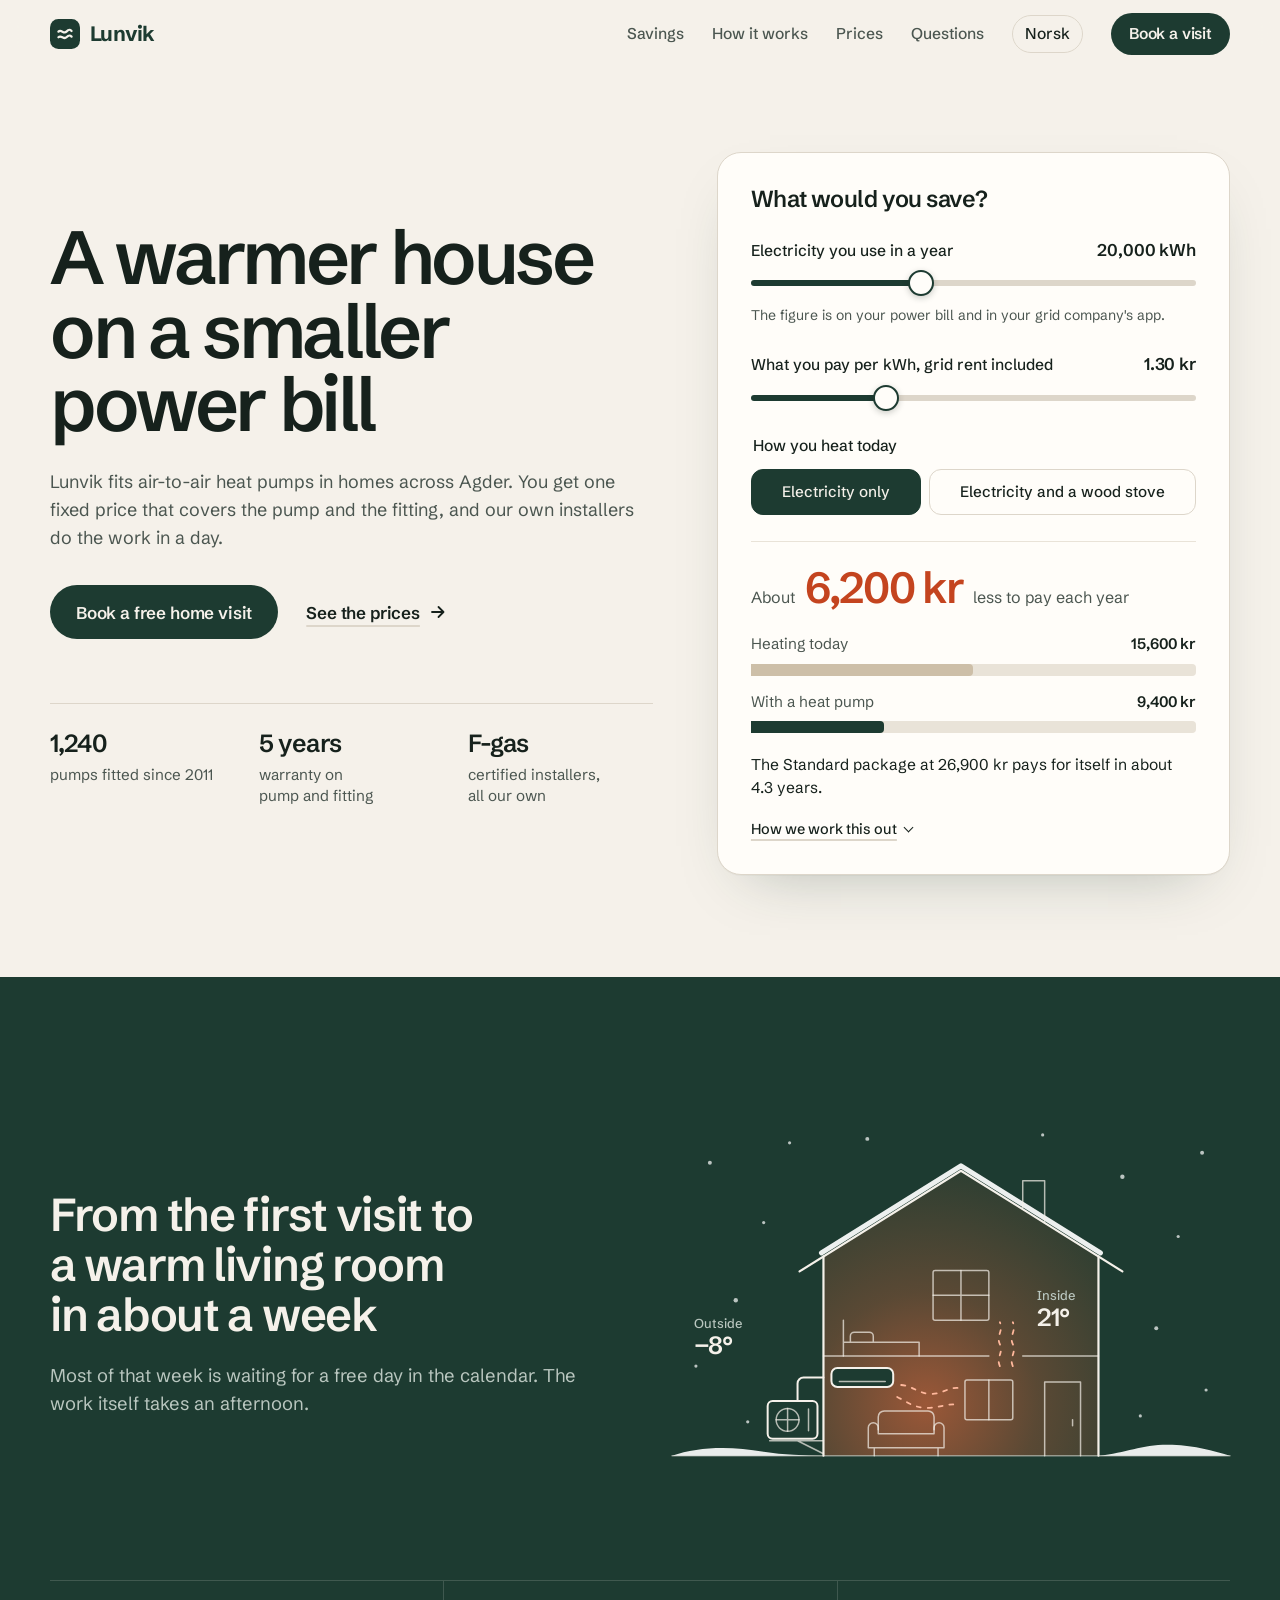
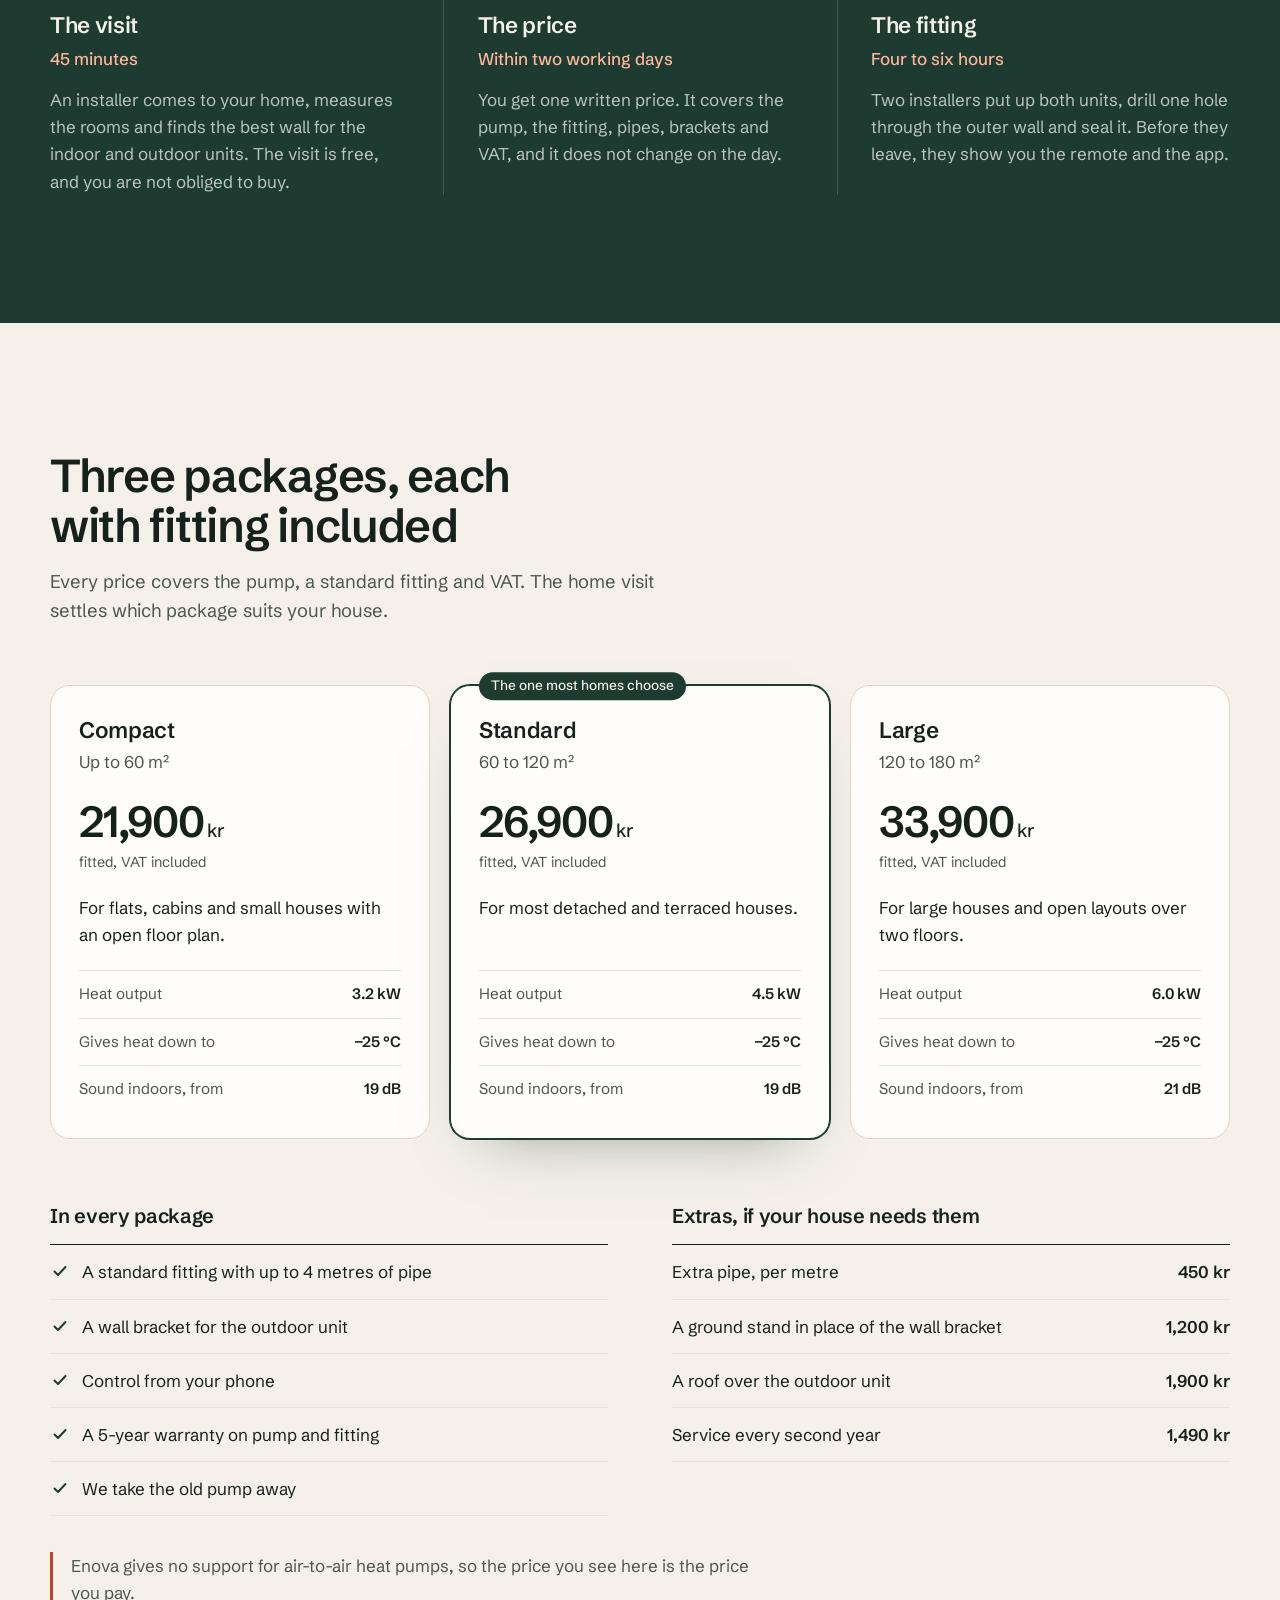
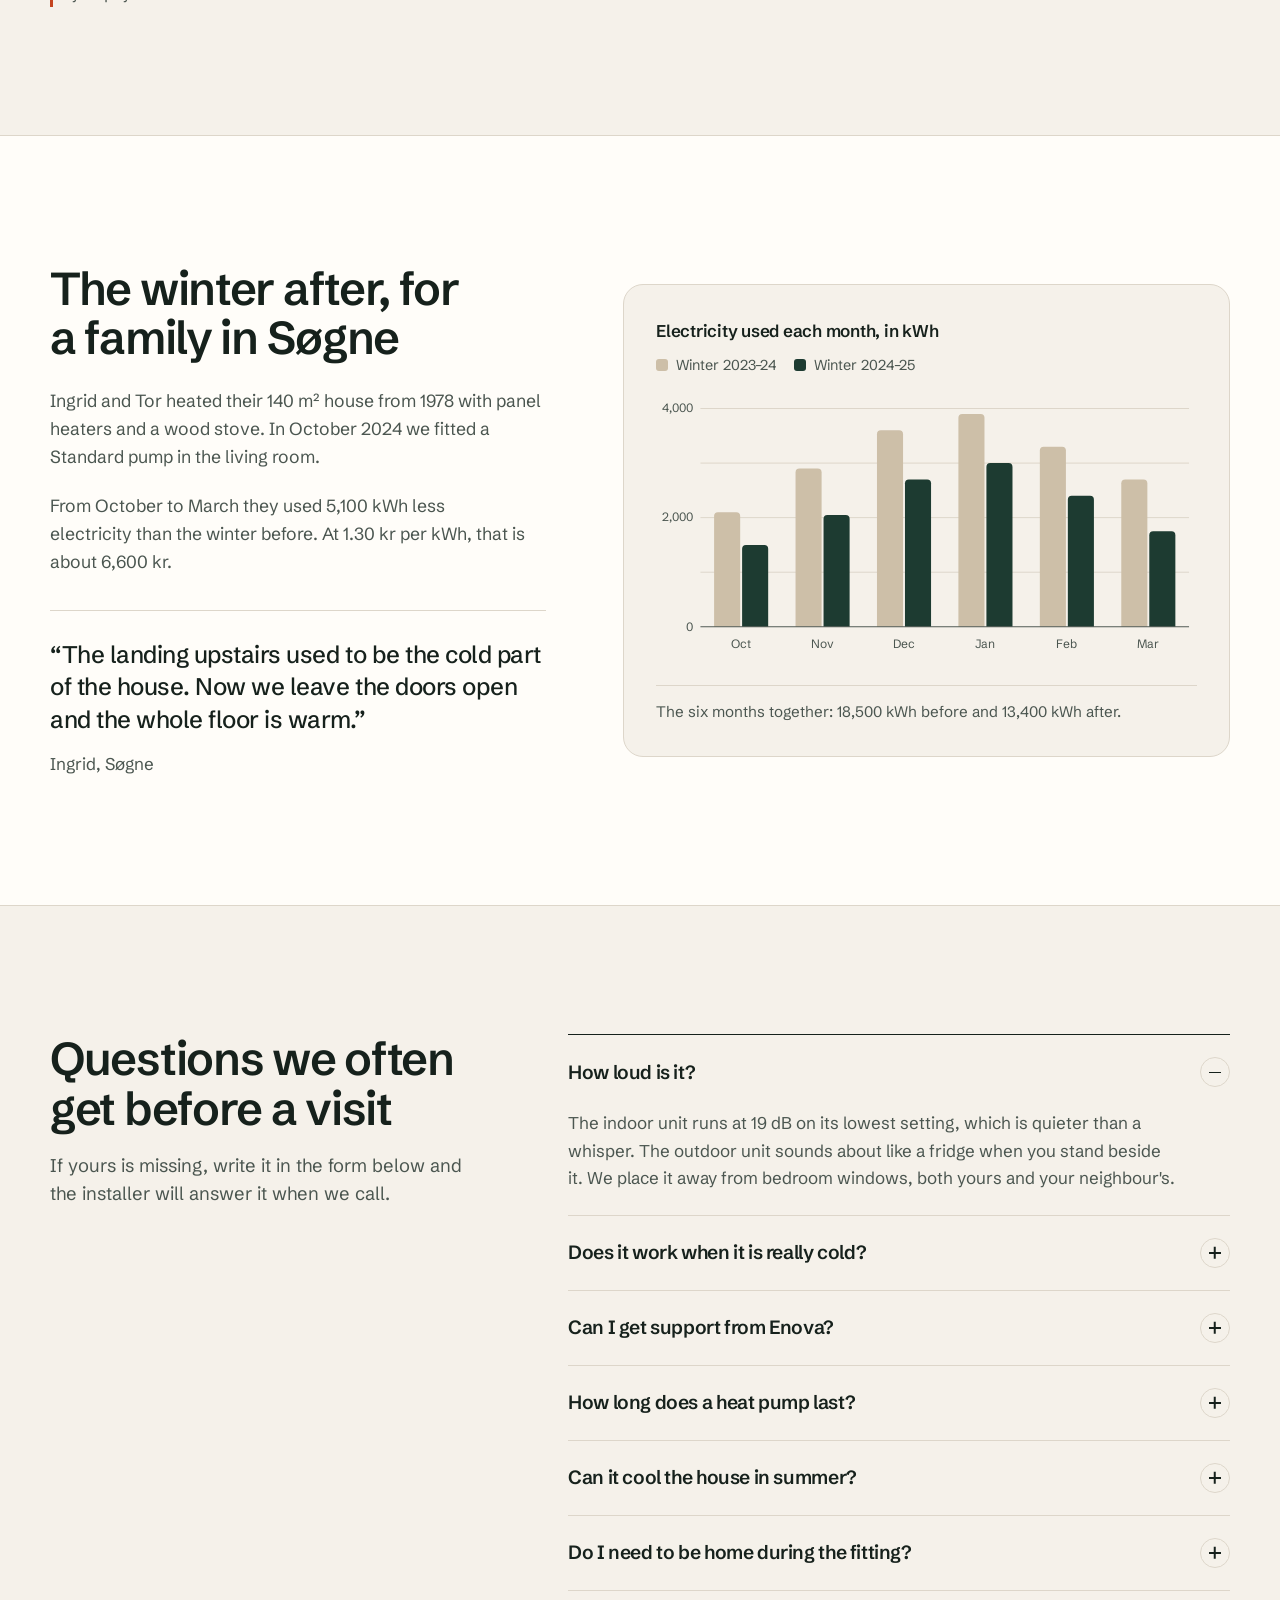
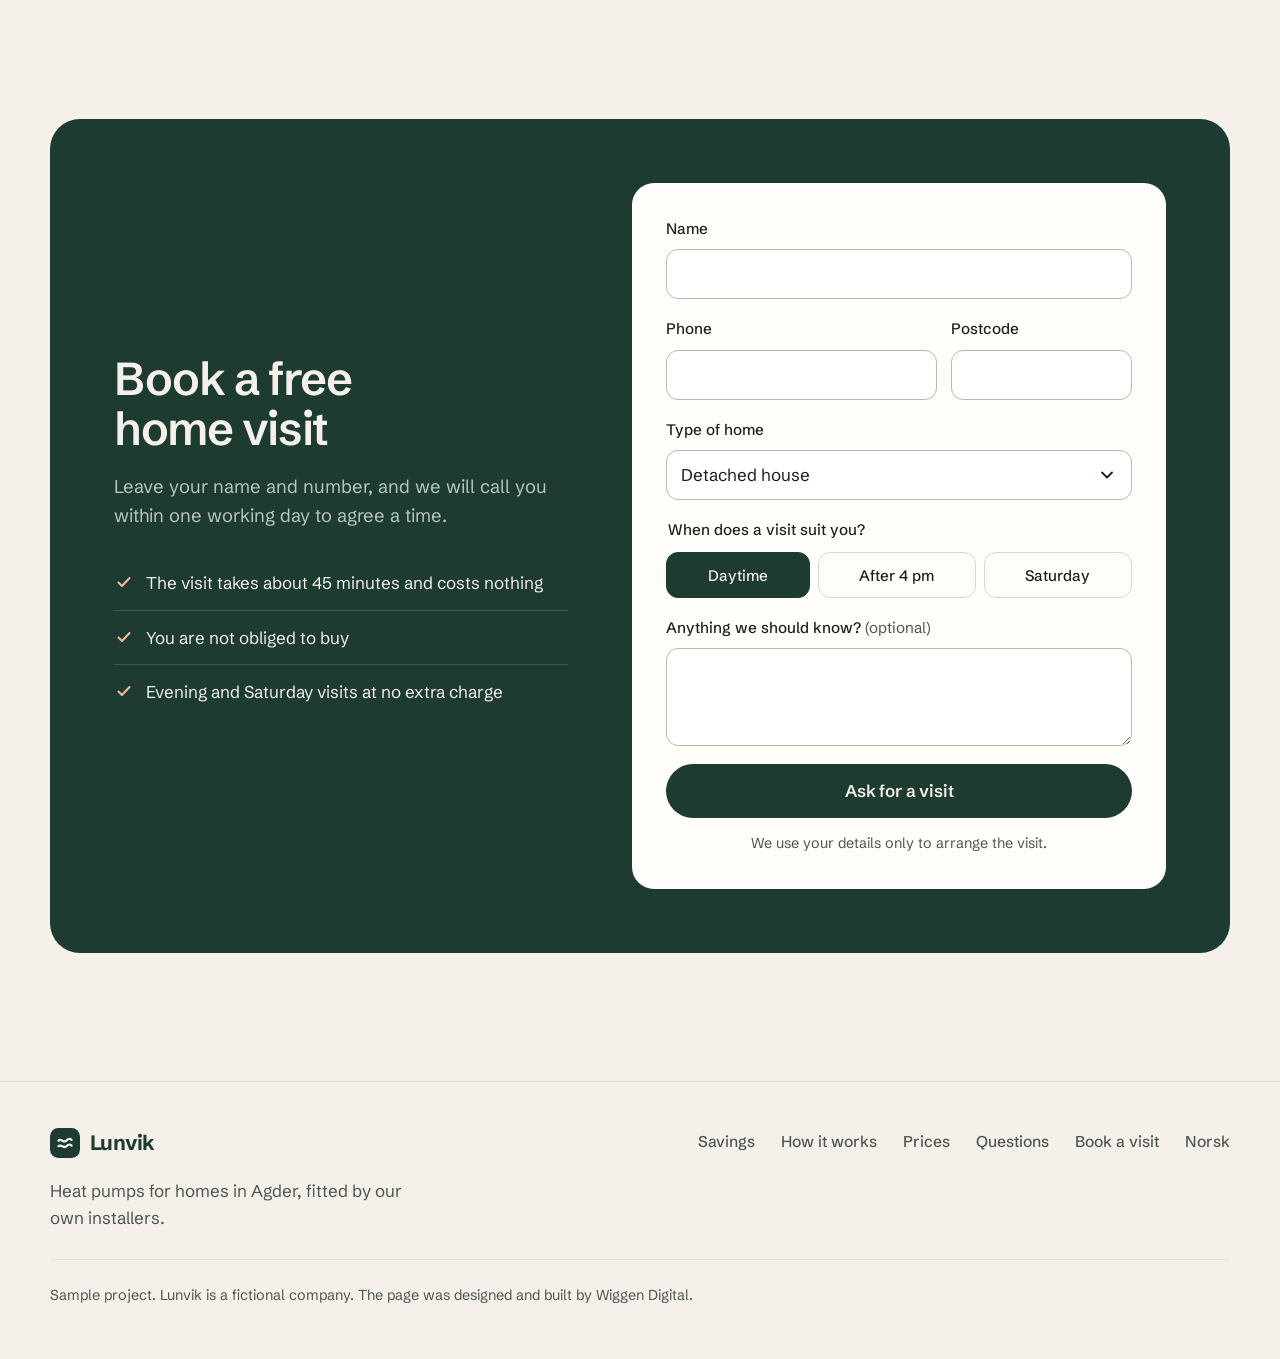
<file: index.html>
<!doctype html>
<html lang="en">
<head>
  <meta charset="utf-8">
  <meta name="viewport" content="width=device-width, initial-scale=1, viewport-fit=cover">
  <title>Lunvik | Heat pumps fitted in a day, across Agder</title>
  <meta name="description" content="Lunvik fits air-to-air heat pumps in homes across Agder at a fixed price. Work out what you would save, see the prices, and book a free home visit.">
  <meta name="theme-color" content="#f5f1ea">
  <link rel="canonical" href="https://wiggendigital.github.io/lunvik/">
  <link rel="alternate" hreflang="en" href="https://wiggendigital.github.io/lunvik/">
  <link rel="alternate" hreflang="nb" href="https://wiggendigital.github.io/lunvik/no.html">
  <link rel="alternate" hreflang="x-default" href="https://wiggendigital.github.io/lunvik/">

  <meta property="og:type" content="website">
  <meta property="og:site_name" content="Lunvik">
  <meta property="og:locale" content="en_GB">
  <meta property="og:title" content="Lunvik | Heat pumps fitted in a day, across Agder">
  <meta property="og:description" content="Lunvik fits air-to-air heat pumps in homes across Agder at a fixed price. Work out what you would save, see the prices, and book a free home visit.">
  <meta property="og:image" content="https://wiggendigital.github.io/lunvik/og-en.png">
  <meta property="og:image:width" content="1200">
  <meta property="og:image:height" content="630">
  <meta property="og:image:alt" content="The Lunvik page: a headline about lower power bills beside a savings calculator.">
  <meta name="twitter:card" content="summary_large_image">

  <link rel="icon" href="data:image/svg+xml,%3Csvg xmlns='http://www.w3.org/2000/svg' viewBox='0 0 32 32'%3E%3Crect width='32' height='32' rx='9' fill='%231d3b31'/%3E%3Cpath d='M9 13.5c3-3 5.5 3 8.5 0s4-2.2 5.5-.7M9 19.5c3-3 5.5 3 8.5 0s4-2.2 5.5-.7' fill='none' stroke='%23f5f1ea' stroke-width='2.4' stroke-linecap='round'/%3E%3C/svg%3E">

  <link rel="preconnect" href="https://fonts.googleapis.com">
  <link rel="preconnect" href="https://fonts.gstatic.com" crossorigin>
  <link rel="stylesheet" href="https://fonts.googleapis.com/css2?family=Schibsted+Grotesk:wght@400..700&display=swap">
  <link rel="stylesheet" href="styles.css">
  <script src="app.js" defer></script>
</head>
<body>
  <svg width="0" height="0" style="position:absolute" aria-hidden="true" focusable="false">
    <defs>
      <symbol id="mark" viewBox="0 0 32 32">
        <rect width="32" height="32" rx="9" fill="currentColor"/>
        <path d="M9 13.5c3-3 5.5 3 8.5 0s4-2.2 5.5-.7M9 19.5c3-3 5.5 3 8.5 0s4-2.2 5.5-.7" fill="none" stroke="var(--mark-line, #f5f1ea)" stroke-width="2.4" stroke-linecap="round"/>
      </symbol>
      <symbol id="check" viewBox="0 0 20 20">
        <path d="M4.5 10.5l3.5 3.5 7.5-8" fill="none" stroke="currentColor" stroke-width="2" stroke-linecap="round" stroke-linejoin="round"/>
      </symbol>
      <symbol id="arrow" viewBox="0 0 20 20">
        <path d="M4 10h11M10.5 5l5 5-5 5" fill="none" stroke="currentColor" stroke-width="1.8" stroke-linecap="round" stroke-linejoin="round"/>
      </symbol>
    </defs>
  </svg>

  <a class="skip" href="#main">Skip to content</a>

  <header class="top" id="top-bar">
    <div class="wrap top__in">
      <a class="brand" href="#top" aria-label="Lunvik, back to top">
        <svg class="brand__mark" aria-hidden="true"><use href="#mark"/></svg>
        <span>Lunvik</span>
      </a>
      <nav class="top__nav" aria-label="Sections">
        <a href="#saving">Savings</a>
        <a href="#process">How it works</a>
        <a href="#prices">Prices</a>
        <a href="#questions">Questions</a>
      </nav>
      <a class="top__lang" href="no.html" hreflang="nb" lang="nb" title="Les siden på norsk">Norsk</a>
      <a class="btn btn--small" href="#book">Book a visit</a>
    </div>
  </header>

  <main id="main">

    <section class="hero" id="top">
      <div class="wrap hero__in">
        <div class="hero__copy">
          <h1>A warmer house on a smaller power bill</h1>
          <p class="hero__lede">Lunvik fits air-to-air heat pumps in homes across Agder. You get one fixed price that covers the pump and the fitting, and our own installers do the work in a day.</p>
          <div class="hero__actions">
            <a class="btn" href="#book">Book a free home visit</a>
            <a class="link" href="#prices">See the prices <svg aria-hidden="true"><use href="#arrow"/></svg></a>
          </div>
          <dl class="facts">
            <div><dt>1,240</dt><dd>pumps fitted since 2011</dd></div>
            <div><dt>5 years</dt><dd>warranty on pump and fitting</dd></div>
            <div><dt>F-gas</dt><dd>certified installers, all our own</dd></div>
          </dl>
        </div>

        <form class="calc" id="saving" aria-labelledby="calc-title">
          <h2 id="calc-title">What would you save?</h2>

          <div class="field">
            <div class="field__row">
              <label for="kwh">Electricity you use in a year</label>
              <output for="kwh" id="kwh-out">20,000&nbsp;kWh</output>
            </div>
            <input class="range" type="range" id="kwh" name="kwh" min="8000" max="40000" step="500" value="20000" aria-describedby="kwh-hint">
            <p class="field__hint" id="kwh-hint">The figure is on your power bill and in your grid company&#39;s app.</p>
          </div>

          <div class="field">
            <div class="field__row">
              <label for="price">What you pay per kWh, grid rent included</label>
              <output for="price" id="price-out">1.30&nbsp;kr</output>
            </div>
            <input class="range" type="range" id="price" name="price" min="0.6" max="3.0" step="0.05" value="1.3">
          </div>

          <fieldset class="seg">
            <legend>How you heat today</legend>
            <label><input type="radio" name="heat" value="electric" checked><span>Electricity only</span></label>
            <label><input type="radio" name="heat" value="wood"><span>Electricity and a wood stove</span></label>
          </fieldset>

          <div class="result" aria-live="polite" aria-atomic="true">
            <p class="result__main">
              <span class="result__pre">About</span>
              <strong><span id="save-out">6,200</span>&nbsp;kr</strong>
              <span class="result__post">less to pay each year</span>
            </p>
            <div class="bars">
              <div class="bar">
                <span class="bar__label">Heating today</span>
                <span class="bar__track"><i class="bar__fill bar__fill--today" id="bar-today" style="width:50.00%"></i></span>
                <span class="bar__value"><span id="today-out">15,600</span>&nbsp;kr</span>
              </div>
              <div class="bar">
                <span class="bar__label">With a heat pump</span>
                <span class="bar__track"><i class="bar__fill bar__fill--pump" id="bar-pump" style="width:30.00%"></i></span>
                <span class="bar__value"><span id="pump-out">9,400</span>&nbsp;kr</span>
              </div>
            </div>
            <p class="result__payback" id="payback">The Standard package at 26,900 kr pays for itself in about 4.3 years.</p>
          </div>

          <details class="how">
            <summary>How we work this out</summary>
            <p id="how-text">We assume that 60% of your electricity goes to heating, that the pump takes over 60% of that heating, and that it gives 3 kWh of heat for each kWh it uses over a year. The home visit gives a figure for your house.</p>
          </details>
        </form>
      </div>
    </section>

    <section class="process" id="process" aria-labelledby="process-title">
      <div class="wrap process__in">
        <div class="process__head">
          <h2 id="process-title">From the first visit to a warm living room in about a week</h2>
          <p>Most of that week is waiting for a free day in the calendar. The work itself takes an afternoon.</p>
        </div>

        <figure class="house" role="img" aria-label="Drawing of a house in winter. An outdoor unit on the wall is connected through the wall to an indoor unit, which warms the living room and the floor above.">
          <svg viewBox="0 0 560 400" aria-hidden="true">
            <defs>
              <radialGradient id="warm" cx="255" cy="300" r="250" gradientUnits="userSpaceOnUse">
                <stop offset="0" stop-color="#e8693c" stop-opacity=".62"/>
                <stop offset=".45" stop-color="#e8693c" stop-opacity=".3"/>
                <stop offset="1" stop-color="#e8693c" stop-opacity=".06"/>
              </radialGradient>
              <clipPath id="inside"><path d="M152 152 L290 66 L428 152 V352 H152Z"/></clipPath>
            </defs>

            <!-- Snow in the air -->
            <g class="house__snow">
              <circle cx="38" cy="58" r="2"/><circle cx="92" cy="118" r="1.6"/><circle cx="64" cy="196" r="2.2"/><circle cx="24" cy="262" r="1.6"/>
              <circle cx="118" cy="38" r="1.6"/><circle cx="196" cy="34" r="2"/><circle cx="372" cy="30" r="1.6"/><circle cx="452" cy="72" r="2.2"/>
              <circle cx="508" cy="132" r="1.6"/><circle cx="532" cy="48" r="2"/><circle cx="486" cy="224" r="2"/><circle cx="536" cy="286" r="1.6"/>
              <circle cx="470" cy="312" r="1.6"/><circle cx="76" cy="318" r="1.6"/>
            </g>

            <!-- Warm air inside -->
            <g clip-path="url(#inside)"><rect x="140" y="60" width="300" height="300" fill="url(#warm)"/></g>

            <!-- Ground and drifts -->
            <path class="house__ground" d="M0 352H560"/>
            <path class="house__drift" d="M0 352c26-9 58-10 92-4 20 3 40 4 60 4zM428 352c30-3 44-12 74-11 24 1 40 6 58 11z"/>

            <!-- House -->
            <path class="house__line" d="M152 352V152M428 352V152"/>
            <path class="house__roof" d="M128 167 L290 66 L452 167"/>
            <path class="house__roofsnow" d="M150 148.5 L290 61 L430 148.5"/>
            <path class="house__thin" d="M152 252H318M352 252H428"/>
            <path class="house__thin" d="M352 103V76h22v41"/>

            <!-- Upstairs: window, bed -->
            <rect class="house__thin" x="262" y="166" width="56" height="50" rx="2"/>
            <path class="house__thin" d="M290 166v50M262 191h56"/>
            <path class="house__thin" d="M172 252v-36M172 238h76v14M179 238v-6a4 4 0 0 1 4-4h15a4 4 0 0 1 4 4v6"/>

            <!-- Downstairs: sofa, window, door -->
            <path class="house__thin" d="M207 326v-13a6 6 0 0 1 6-6h44a6 6 0 0 1 6 6v13"/>
            <path class="house__thin" d="M197 344v-20a5 5 0 0 1 10 0v6h56v-6a5 5 0 0 1 10 0v20ZM203 344v8M267 344v8"/>
            <rect class="house__thin" x="294" y="276" width="48" height="40" rx="2"/>
            <path class="house__thin" d="M318 276v40"/>
            <path class="house__thin" d="M374 352v-74h36v74M402 316v6"/>

            <!-- Indoor unit and its air -->
            <rect class="house__unit" x="160" y="264" width="62" height="19" rx="6"/>
            <path class="house__thin" d="M168 277.5h46"/>
            <g class="house__air">
              <path d="M230 281c12 1 18 9 30 9s17-7 28-6"/>
              <path d="M226 293c10 5 17 11 30 11s20-5 32-3"/>
              <path d="M329 262c-4-9 4-13 0-22s4-13 0-22"/>
              <path d="M342 262c-4-9 4-13 0-22s4-13 0-22"/>
            </g>

            <!-- Outdoor unit, bracket and pipe -->
            <path class="house__pipe" d="M152 273.5H132a6 6 0 0 0-6 6V297"/>
            <path class="house__thin" d="M152 337H98M152 350l-26-13"/>
            <rect class="house__unit" x="96" y="297" width="50" height="38" rx="5"/>
            <circle class="house__thin" cx="116" cy="316" r="11.5"/>
            <path class="house__thin" d="M116 304.5v23M104.5 316h23M137 305v22"/>

            <!-- Temperatures -->
            <g class="house__temp">
              <text x="22" y="224">Outside</text>
              <text class="house__deg" x="22" y="250">−8°</text>
              <text x="366" y="196">Inside</text>
              <text class="house__deg" x="366" y="222">21°</text>
            </g>
          </svg>
        </figure>

        <ol class="steps">
          <li>
            <h3>The visit</h3>
            <p class="steps__time">45 minutes</p>
            <p>An installer comes to your home, measures the rooms and finds the best wall for the indoor and outdoor units. The visit is free, and you are not obliged to buy.</p>
          </li>
          <li>
            <h3>The price</h3>
            <p class="steps__time">Within two working days</p>
            <p>You get one written price. It covers the pump, the fitting, pipes, brackets and VAT, and it does not change on the day.</p>
          </li>
          <li>
            <h3>The fitting</h3>
            <p class="steps__time">Four to six hours</p>
            <p>Two installers put up both units, drill one hole through the outer wall and seal it. Before they leave, they show you the remote and the app.</p>
          </li>
        </ol>
      </div>
    </section>

    <section class="prices" id="prices" aria-labelledby="prices-title">
      <div class="wrap">
        <div class="head">
          <h2 id="prices-title">Three packages, each with fitting included</h2>
          <p>Every price covers the pump, a standard fitting and VAT. The home visit settles which package suits your house.</p>
        </div>

        <div class="packs">
          <article class="pack" id="pack-compact">
            <h3>Compact</h3>
            <p class="pack__size">Up to 60 m²</p>
            <p class="pack__price"><strong>21,900</strong>&nbsp;kr</p>
            <p class="pack__suffix">fitted, VAT included</p>
            <p class="pack__text">For flats, cabins and small houses with an open floor plan.</p>
            <dl class="pack__specs">
              <div><dt>Heat output</dt><dd>3.2 kW</dd></div>
              <div><dt>Gives heat down to</dt><dd>−25 °C</dd></div>
              <div><dt>Sound indoors, from</dt><dd>19 dB</dd></div>
            </dl>
          </article>
          <article class="pack pack--chosen" id="pack-standard">
            <p class="pack__note">The one most homes choose</p>
            <h3>Standard</h3>
            <p class="pack__size">60 to 120 m²</p>
            <p class="pack__price"><strong>26,900</strong>&nbsp;kr</p>
            <p class="pack__suffix">fitted, VAT included</p>
            <p class="pack__text">For most detached and terraced houses.</p>
            <dl class="pack__specs">
              <div><dt>Heat output</dt><dd>4.5 kW</dd></div>
              <div><dt>Gives heat down to</dt><dd>−25 °C</dd></div>
              <div><dt>Sound indoors, from</dt><dd>19 dB</dd></div>
            </dl>
          </article>
          <article class="pack" id="pack-large">
            <h3>Large</h3>
            <p class="pack__size">120 to 180 m²</p>
            <p class="pack__price"><strong>33,900</strong>&nbsp;kr</p>
            <p class="pack__suffix">fitted, VAT included</p>
            <p class="pack__text">For large houses and open layouts over two floors.</p>
            <dl class="pack__specs">
              <div><dt>Heat output</dt><dd>6.0 kW</dd></div>
              <div><dt>Gives heat down to</dt><dd>−25 °C</dd></div>
              <div><dt>Sound indoors, from</dt><dd>21 dB</dd></div>
            </dl>
          </article>
        </div>

        <div class="extras">
          <div class="extras__col">
            <h3>In every package</h3>
            <ul class="ticks">
              <li><svg aria-hidden="true"><use href="#check"/></svg>A standard fitting with up to 4 metres of pipe</li>
              <li><svg aria-hidden="true"><use href="#check"/></svg>A wall bracket for the outdoor unit</li>
              <li><svg aria-hidden="true"><use href="#check"/></svg>Control from your phone</li>
              <li><svg aria-hidden="true"><use href="#check"/></svg>A 5-year warranty on pump and fitting</li>
              <li><svg aria-hidden="true"><use href="#check"/></svg>We take the old pump away</li>
            </ul>
          </div>
          <div class="extras__col">
            <h3>Extras, if your house needs them</h3>
            <table class="extras__table">
              <caption class="sr-only">Extras and their prices</caption>
              <thead class="sr-only"><tr><th scope="col">Extra</th><th scope="col">Price</th></tr></thead>
              <tbody>
                <tr><th scope="row">Extra pipe, per metre</th><td>450 kr</td></tr>
                <tr><th scope="row">A ground stand in place of the wall bracket</th><td>1,200 kr</td></tr>
                <tr><th scope="row">A roof over the outdoor unit</th><td>1,900 kr</td></tr>
                <tr><th scope="row">Service every second year</th><td>1,490 kr</td></tr>
              </tbody>
            </table>
          </div>
        </div>
        <p class="enova">Enova gives no support for air-to-air heat pumps, so the price you see here is the price you pay.</p>
      </div>
    </section>

    <section class="case" id="case" aria-labelledby="case-title">
      <div class="wrap case__in">
        <div class="case__copy">
          <h2 id="case-title">The winter after, for a family in Søgne</h2>
          <p>Ingrid and Tor heated their 140 m² house from 1978 with panel heaters and a wood stove. In October 2024 we fitted a Standard pump in the living room.</p>
          <p>From October to March they used 5,100 kWh less electricity than the winter before. At 1.30 kr per kWh, that is about 6,600 kr.</p>
          <figure class="quote">
            <blockquote><p>The landing upstairs used to be the cold part of the house. Now we leave the doors open and the whole floor is warm.</p></blockquote>
            <figcaption>Ingrid, Søgne</figcaption>
          </figure>
        </div>

        <figure class="chart" id="chart">
          <figcaption>
            <span class="chart__title">Electricity used each month, in kWh</span>
            <span class="chart__legend">
              <span><i class="key key--before"></i>Winter 2023–24</span>
              <span><i class="key key--after"></i>Winter 2024–25</span>
            </span>
          </figcaption>
          <svg class="chart__svg chart__svg--wide" viewBox="0 0 560 286" role="group" aria-label="Bar chart of the household's electricity use from October to March. Every month is lower in the winter after the heat pump was fitted; the total fell from 18,500 to 13,400 kWh."><g class="chart__grid"><path d="M46 183.5H552"/><path d="M46 127H552"/><path d="M46 70.5H552"/><path d="M46 14H552"/></g><g class="chart__axis" aria-hidden="true"><text x="38" y="244" text-anchor="end">0</text><text x="38" y="131" text-anchor="end">2,000</text><text x="38" y="18" text-anchor="end">4,000</text></g><rect class="chart__hit" data-i="0" data-peak="0.475" x="46" y="14" width="84.3333" height="226" tabindex="0" role="img" aria-label="October: 2,100 kWh, 1,500 kWh"/><rect class="chart__band" x="50" y="14" width="76.3333" height="226" rx="6" pointer-events="none"/><rect class="chart__hit" data-i="1" data-peak="0.275" x="130.333" y="14" width="84.3333" height="226" tabindex="0" role="img" aria-label="November: 2,900 kWh, 2,050 kWh"/><rect class="chart__band" x="134.333" y="14" width="76.3333" height="226" rx="6" pointer-events="none"/><rect class="chart__hit" data-i="2" data-peak="0.100" x="214.667" y="14" width="84.3333" height="226" tabindex="0" role="img" aria-label="December: 3,600 kWh, 2,700 kWh"/><rect class="chart__band" x="218.667" y="14" width="76.3333" height="226" rx="6" pointer-events="none"/><rect class="chart__hit" data-i="3" data-peak="0.025" x="299" y="14" width="84.3333" height="226" tabindex="0" role="img" aria-label="January: 3,900 kWh, 3,000 kWh"/><rect class="chart__band" x="303" y="14" width="76.3333" height="226" rx="6" pointer-events="none"/><rect class="chart__hit" data-i="4" data-peak="0.175" x="383.333" y="14" width="84.3333" height="226" tabindex="0" role="img" aria-label="February: 3,300 kWh, 2,400 kWh"/><rect class="chart__band" x="387.333" y="14" width="76.3333" height="226" rx="6" pointer-events="none"/><rect class="chart__hit" data-i="5" data-peak="0.325" x="467.667" y="14" width="84.3333" height="226" tabindex="0" role="img" aria-label="March: 2,700 kWh, 1,750 kWh"/><rect class="chart__band" x="471.667" y="14" width="76.3333" height="226" rx="6" pointer-events="none"/><g pointer-events="none" aria-hidden="true"><path class="chart__before" d="M60.1667 240V125.35a4 4 0 0 1 4-4h19a4 4 0 0 1 4 4V240Z"/><path class="chart__after" d="M89.1667 240V159.25a4 4 0 0 1 4-4h19a4 4 0 0 1 4 4V240Z"/><path class="chart__before" d="M144.5 240V80.15a4 4 0 0 1 4-4h19a4 4 0 0 1 4 4V240Z"/><path class="chart__after" d="M173.5 240V128.175a4 4 0 0 1 4-4h19a4 4 0 0 1 4 4V240Z"/><path class="chart__before" d="M228.833 240V40.6a4 4 0 0 1 4-4h19a4 4 0 0 1 4 4V240Z"/><path class="chart__after" d="M257.833 240V91.45a4 4 0 0 1 4-4h19a4 4 0 0 1 4 4V240Z"/><path class="chart__before" d="M313.167 240V23.65a4 4 0 0 1 4-4h19a4 4 0 0 1 4 4V240Z"/><path class="chart__after" d="M342.167 240V74.5a4 4 0 0 1 4-4h19a4 4 0 0 1 4 4V240Z"/><path class="chart__before" d="M397.5 240V57.55a4 4 0 0 1 4-4h19a4 4 0 0 1 4 4V240Z"/><path class="chart__after" d="M426.5 240V108.4a4 4 0 0 1 4-4h19a4 4 0 0 1 4 4V240Z"/><path class="chart__before" d="M481.833 240V91.45a4 4 0 0 1 4-4h19a4 4 0 0 1 4 4V240Z"/><path class="chart__after" d="M510.833 240V145.125a4 4 0 0 1 4-4h19a4 4 0 0 1 4 4V240Z"/></g><path class="chart__base" d="M46 240H552"/><g class="chart__axis" aria-hidden="true"><text x="88.1667" y="262" text-anchor="middle">Oct</text><text x="172.5" y="262" text-anchor="middle">Nov</text><text x="256.833" y="262" text-anchor="middle">Dec</text><text x="341.167" y="262" text-anchor="middle">Jan</text><text x="425.5" y="262" text-anchor="middle">Feb</text><text x="509.833" y="262" text-anchor="middle">Mar</text></g></svg><svg class="chart__svg chart__svg--narrow" viewBox="0 0 320 250" role="group" aria-label="Bar chart of the household's electricity use from October to March. Every month is lower in the winter after the heat pump was fitted; the total fell from 18,500 to 13,400 kWh."><g class="chart__grid"><path d="M36 159H318"/><path d="M36 110H318"/><path d="M36 61H318"/><path d="M36 12H318"/></g><g class="chart__axis" aria-hidden="true"><text x="28" y="212" text-anchor="end">0</text><text x="28" y="114" text-anchor="end">2,000</text><text x="28" y="16" text-anchor="end">4,000</text></g><rect class="chart__hit" data-i="0" data-peak="0.475" x="36" y="12" width="47" height="196" tabindex="0" role="img" aria-label="October: 2,100 kWh, 1,500 kWh"/><rect class="chart__band" x="40" y="12" width="39" height="196" rx="6" pointer-events="none"/><rect class="chart__hit" data-i="1" data-peak="0.275" x="83" y="12" width="47" height="196" tabindex="0" role="img" aria-label="November: 2,900 kWh, 2,050 kWh"/><rect class="chart__band" x="87" y="12" width="39" height="196" rx="6" pointer-events="none"/><rect class="chart__hit" data-i="2" data-peak="0.100" x="130" y="12" width="47" height="196" tabindex="0" role="img" aria-label="December: 3,600 kWh, 2,700 kWh"/><rect class="chart__band" x="134" y="12" width="39" height="196" rx="6" pointer-events="none"/><rect class="chart__hit" data-i="3" data-peak="0.025" x="177" y="12" width="47" height="196" tabindex="0" role="img" aria-label="January: 3,900 kWh, 3,000 kWh"/><rect class="chart__band" x="181" y="12" width="39" height="196" rx="6" pointer-events="none"/><rect class="chart__hit" data-i="4" data-peak="0.175" x="224" y="12" width="47" height="196" tabindex="0" role="img" aria-label="February: 3,300 kWh, 2,400 kWh"/><rect class="chart__band" x="228" y="12" width="39" height="196" rx="6" pointer-events="none"/><rect class="chart__hit" data-i="5" data-peak="0.325" x="271" y="12" width="47" height="196" tabindex="0" role="img" aria-label="March: 2,700 kWh, 1,750 kWh"/><rect class="chart__band" x="275" y="12" width="39" height="196" rx="6" pointer-events="none"/><g pointer-events="none" aria-hidden="true"><path class="chart__before" d="M40.5 208V109.1a4 4 0 0 1 4-4h10a4 4 0 0 1 4 4V208Z"/><path class="chart__after" d="M60.5 208V138.5a4 4 0 0 1 4-4h10a4 4 0 0 1 4 4V208Z"/><path class="chart__before" d="M87.5 208V69.9a4 4 0 0 1 4-4h10a4 4 0 0 1 4 4V208Z"/><path class="chart__after" d="M107.5 208V111.55a4 4 0 0 1 4-4h10a4 4 0 0 1 4 4V208Z"/><path class="chart__before" d="M134.5 208V35.6a4 4 0 0 1 4-4h10a4 4 0 0 1 4 4V208Z"/><path class="chart__after" d="M154.5 208V79.7a4 4 0 0 1 4-4h10a4 4 0 0 1 4 4V208Z"/><path class="chart__before" d="M181.5 208V20.9a4 4 0 0 1 4-4h10a4 4 0 0 1 4 4V208Z"/><path class="chart__after" d="M201.5 208V65a4 4 0 0 1 4-4h10a4 4 0 0 1 4 4V208Z"/><path class="chart__before" d="M228.5 208V50.3a4 4 0 0 1 4-4h10a4 4 0 0 1 4 4V208Z"/><path class="chart__after" d="M248.5 208V94.4a4 4 0 0 1 4-4h10a4 4 0 0 1 4 4V208Z"/><path class="chart__before" d="M275.5 208V79.7a4 4 0 0 1 4-4h10a4 4 0 0 1 4 4V208Z"/><path class="chart__after" d="M295.5 208V126.25a4 4 0 0 1 4-4h10a4 4 0 0 1 4 4V208Z"/></g><path class="chart__base" d="M36 208H318"/><g class="chart__axis" aria-hidden="true"><text x="59.5" y="228" text-anchor="middle">Oct</text><text x="106.5" y="228" text-anchor="middle">Nov</text><text x="153.5" y="228" text-anchor="middle">Dec</text><text x="200.5" y="228" text-anchor="middle">Jan</text><text x="247.5" y="228" text-anchor="middle">Feb</text><text x="294.5" y="228" text-anchor="middle">Mar</text></g></svg>
          <p class="chart__total">The six months together: 18,500 kWh before and 13,400 kWh after.</p>
          <div class="chart__tip" id="chart-tip" hidden></div>
          <div class="sr-only">
          <table>
            <caption>Electricity used each month, in kWh</caption>
            <thead><tr><th scope="col">Month</th><th scope="col">Winter 2023–24</th><th scope="col">Winter 2024–25</th></tr></thead>
            <tbody>
              <tr><th scope="row">October</th><td>2,100</td><td>1,500</td></tr>
              <tr><th scope="row">November</th><td>2,900</td><td>2,050</td></tr>
              <tr><th scope="row">December</th><td>3,600</td><td>2,700</td></tr>
              <tr><th scope="row">January</th><td>3,900</td><td>3,000</td></tr>
              <tr><th scope="row">February</th><td>3,300</td><td>2,400</td></tr>
              <tr><th scope="row">March</th><td>2,700</td><td>1,750</td></tr>
            </tbody>
          </table>
          </div>
        </figure>
      </div>
    </section>

    <section class="faq" id="questions" aria-labelledby="faq-title">
      <div class="wrap faq__in">
        <div class="faq__head">
          <h2 id="faq-title">Questions we often get before a visit</h2>
          <p>If yours is missing, write it in the form below and the installer will answer it when we call.</p>
        </div>
        <div class="faq__list">
          <details open>
            <summary><span>How loud is it?</span><i aria-hidden="true"></i></summary>
            <p>The indoor unit runs at 19 dB on its lowest setting, which is quieter than a whisper. The outdoor unit sounds about like a fridge when you stand beside it. We place it away from bedroom windows, both yours and your neighbour&#39;s.</p>
          </details>
          <details>
            <summary><span>Does it work when it is really cold?</span><i aria-hidden="true"></i></summary>
            <p>Yes. All three models are built for Nordic winters and give heat down to −25 °C. They give less heat per kWh on the coldest days, so keep your panel heaters as a back-up.</p>
          </details>
          <details>
            <summary><span>Can I get support from Enova?</span><i aria-hidden="true"></i></summary>
            <p>No. Enova gives no support for air-to-air heat pumps. Some other heating systems do qualify, and Enova&#39;s website lists them.</p>
          </details>
          <details>
            <summary><span>How long does a heat pump last?</span><i aria-hidden="true"></i></summary>
            <p>Twelve to fifteen years with a service every second year. A service takes an hour and costs 1,490 kr.</p>
          </details>
          <details>
            <summary><span>Can it cool the house in summer?</span><i aria-hidden="true"></i></summary>
            <p>Yes. The same pump cools in summer, and it dries the air on damp days.</p>
          </details>
          <details>
            <summary><span>Do I need to be home during the fitting?</span><i aria-hidden="true"></i></summary>
            <p>Only at the start and towards the end. We agree on where the units go when we arrive, and we show you how everything works before we leave.</p>
          </details>
        </div>
      </div>
    </section>

    <section class="book" id="book" aria-labelledby="book-title">
      <div class="wrap">
        <div class="book__panel">
          <div class="book__copy">
            <h2 id="book-title">Book a free home visit</h2>
            <p>Leave your name and number, and we will call you within one working day to agree a time.</p>
            <ul class="ticks ticks--light">
              <li><svg aria-hidden="true"><use href="#check"/></svg>The visit takes about 45 minutes and costs nothing</li>
              <li><svg aria-hidden="true"><use href="#check"/></svg>You are not obliged to buy</li>
              <li><svg aria-hidden="true"><use href="#check"/></svg>Evening and Saturday visits at no extra charge</li>
            </ul>
          </div>

          <div class="book__card">
            <form class="form" id="book-form" novalidate>
              <div class="form__field">
                <label for="f-name">Name</label>
                <input id="f-name" name="name" type="text" autocomplete="name" required aria-describedby="e-name">
                <p class="form__error" id="e-name" hidden></p>
              </div>
              <div class="form__pair">
                <div class="form__field">
                  <label for="f-phone">Phone</label>
                  <input id="f-phone" name="phone" type="tel" inputmode="tel" autocomplete="tel" required aria-describedby="e-phone">
                  <p class="form__error" id="e-phone" hidden></p>
                </div>
                <div class="form__field">
                  <label for="f-post">Postcode</label>
                  <input id="f-post" name="postcode" type="text" inputmode="numeric" autocomplete="postal-code" maxlength="4" required aria-describedby="e-post h-post">
                  <p class="form__error" id="e-post" hidden></p>
                  <p class="form__hint" id="h-post" hidden></p>
                </div>
              </div>
              <div class="form__field">
                <label for="f-home">Type of home</label>
                <select id="f-home" name="home">
                  <option>Detached house</option>
                  <option>Terraced or semi-detached house</option>
                  <option>Flat</option>
                  <option>Cabin</option>
                </select>
              </div>
              <fieldset class="seg seg--form">
                <legend>When does a visit suit you?</legend>
                <label><input type="radio" name="when" value="Daytime" checked><span>Daytime</span></label>
                <label><input type="radio" name="when" value="After 4 pm"><span>After 4 pm</span></label>
                <label><input type="radio" name="when" value="Saturday"><span>Saturday</span></label>
              </fieldset>
              <div class="form__field">
                <label for="f-note">Anything we should know? <span class="form__opt">(optional)</span></label>
                <textarea id="f-note" name="note" rows="3"></textarea>
              </div>
              <div class="form__trap" aria-hidden="true">
                <label for="f-company">Company</label>
                <input id="f-company" name="company" type="text" tabindex="-1" autocomplete="off">
              </div>
              <button class="btn btn--wide" type="submit">Ask for a visit</button>
              <p class="form__privacy">We use your details only to arrange the visit.</p>
            </form>
            <div class="done" id="book-done" tabindex="-1" hidden>
              <svg class="done__icon" aria-hidden="true"><use href="#check"/></svg>
              <h3 id="done-title"></h3>
              <p id="done-text"></p>
              <p class="done__sample" id="done-sample"></p>
              <button class="link link--button" type="button" id="done-again"></button>
            </div>
          </div>
        </div>
      </div>
    </section>
  </main>

  <footer class="foot">
    <div class="wrap foot__in">
      <div class="foot__brand">
        <a class="brand" href="#top" aria-label="Lunvik, back to top">
          <svg class="brand__mark" aria-hidden="true"><use href="#mark"/></svg>
          <span>Lunvik</span>
        </a>
        <p>Heat pumps for homes in Agder, fitted by our own installers.</p>
      </div>
      <nav class="foot__nav" aria-label="Footer">
        <a href="#saving">Savings</a>
        <a href="#process">How it works</a>
        <a href="#prices">Prices</a>
        <a href="#questions">Questions</a>
        <a href="#book">Book a visit</a>
        <a href="no.html" hreflang="nb" lang="nb">Norsk</a>
      </nav>
      <p class="foot__sample">Sample project. Lunvik is a fictional company. The page was designed and built by Wiggen Digital.</p>
    </div>
  </footer>

  <script type="application/json" id="page-data">{"locale":"en-US","model":{"kwh":{"min":8000,"max":40000,"step":500,"start":20000},"price":{"min":0.6,"max":3.0,"step":0.05,"start":1.3},"heatShare":{"electric":0.6,"wood":0.5},"cover":0.6,"scop":3.0,"packages":[{"id":"compact","upto":14000,"price":21900},{"id":"standard","upto":26000,"price":26900},{"id":"large","upto":1000000000,"price":33900}],"postcodes":[4400,4999]},"text":{"payback":"The {pkg} package at {price} kr pays for itself in about {years} years.","how":"We assume that {share}% of your electricity goes to heating, that the pump takes over 60% of that heating, and that it gives 3 kWh of heat for each kWh it uses over a year. The home visit gives a figure for your house.","pkg":{"compact":"Compact","standard":"Standard","large":"Large"},"errName":"Please enter your name.","errPhone":"Please enter a phone number with eight digits.","errPost":"Please enter a postcode with four digits.","postIn":"We cover your area.","postOut":"That is outside Agder. Send the form anyway, and we will tell you what we can do.","doneTitle":"Thank you, {name}.","doneText":"We will call you on {phone} within one working day.","doneSample":"This is a sample page, so nothing was sent.","doneAgain":"Fill in the form again","tipSaved":"{n} kWh saved"},"chart":{"before":"Winter 2023–24","after":"Winter 2024–25","rows":[{"month":"October","before":2100,"after":1500},{"month":"November","before":2900,"after":2050},{"month":"December","before":3600,"after":2700},{"month":"January","before":3900,"after":3000},{"month":"February","before":3300,"after":2400},{"month":"March","before":2700,"after":1750}]}}</script>
</body>
</html>
</file>
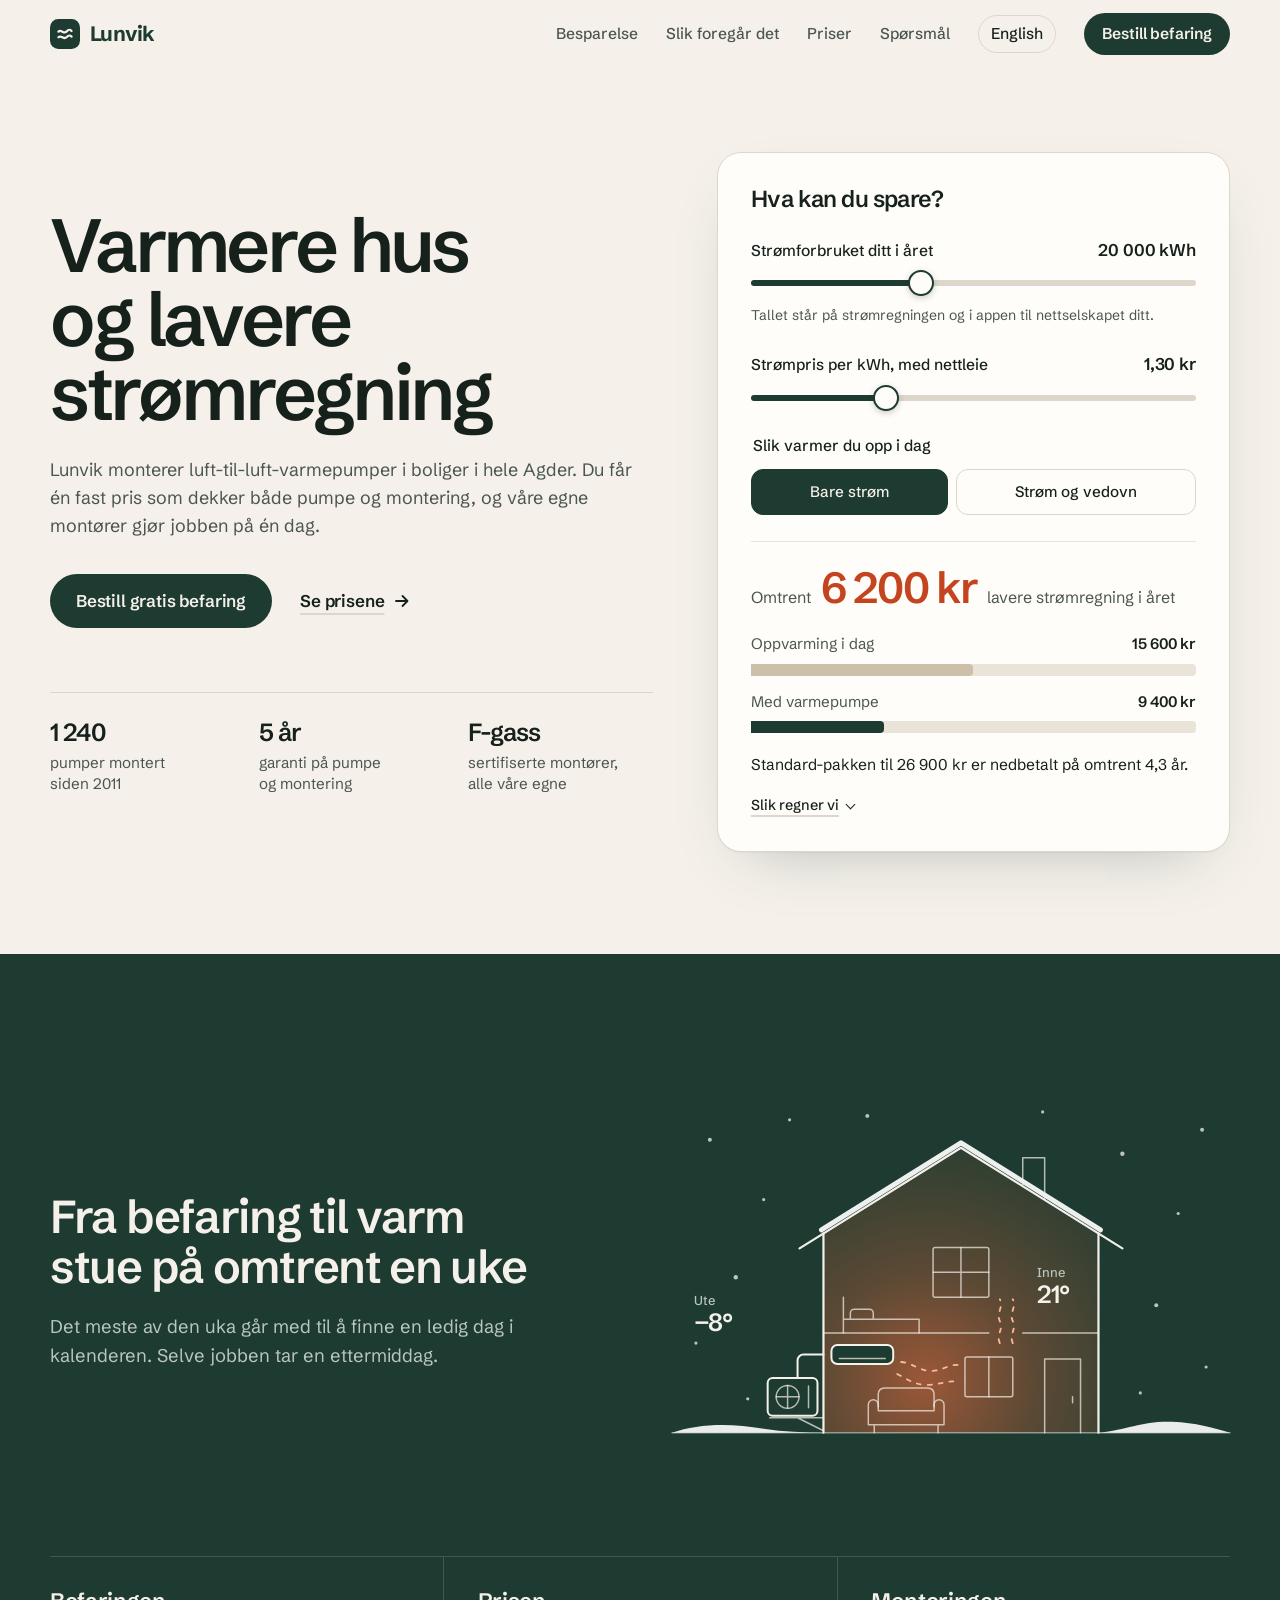
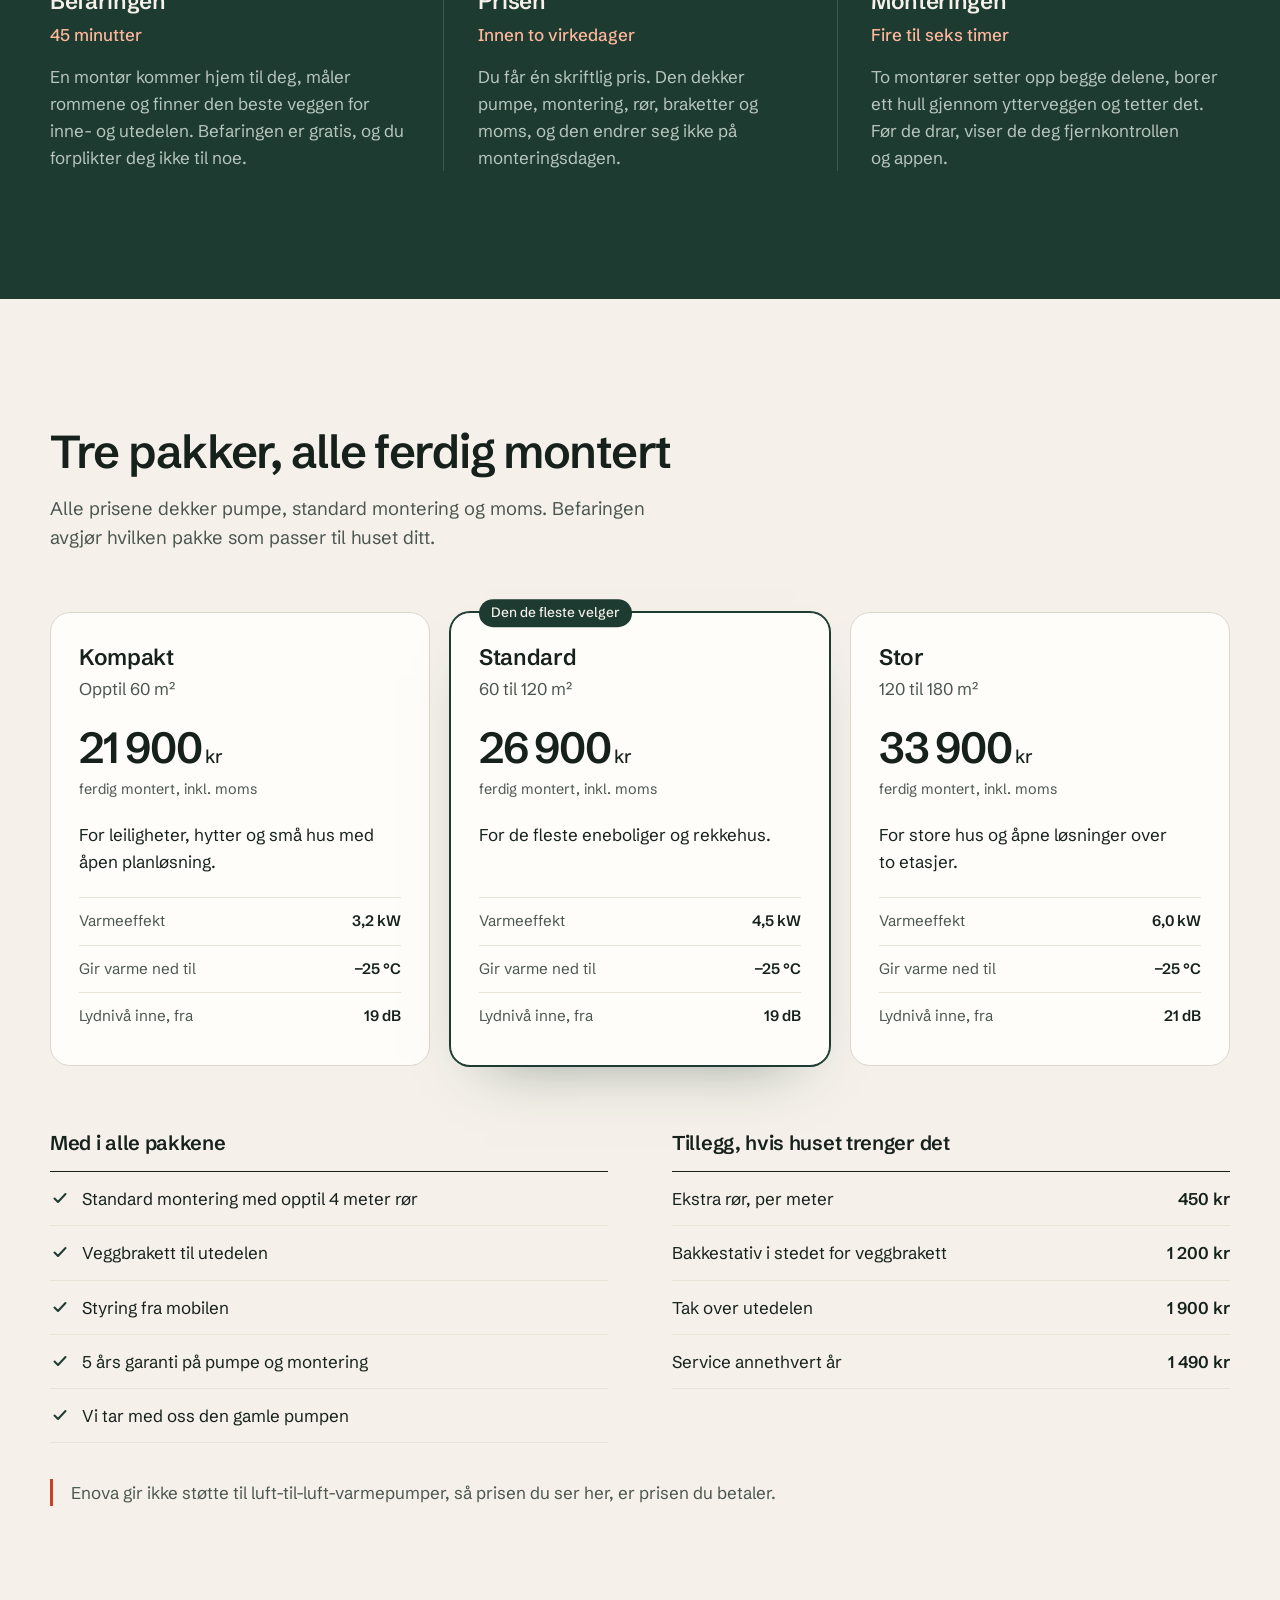
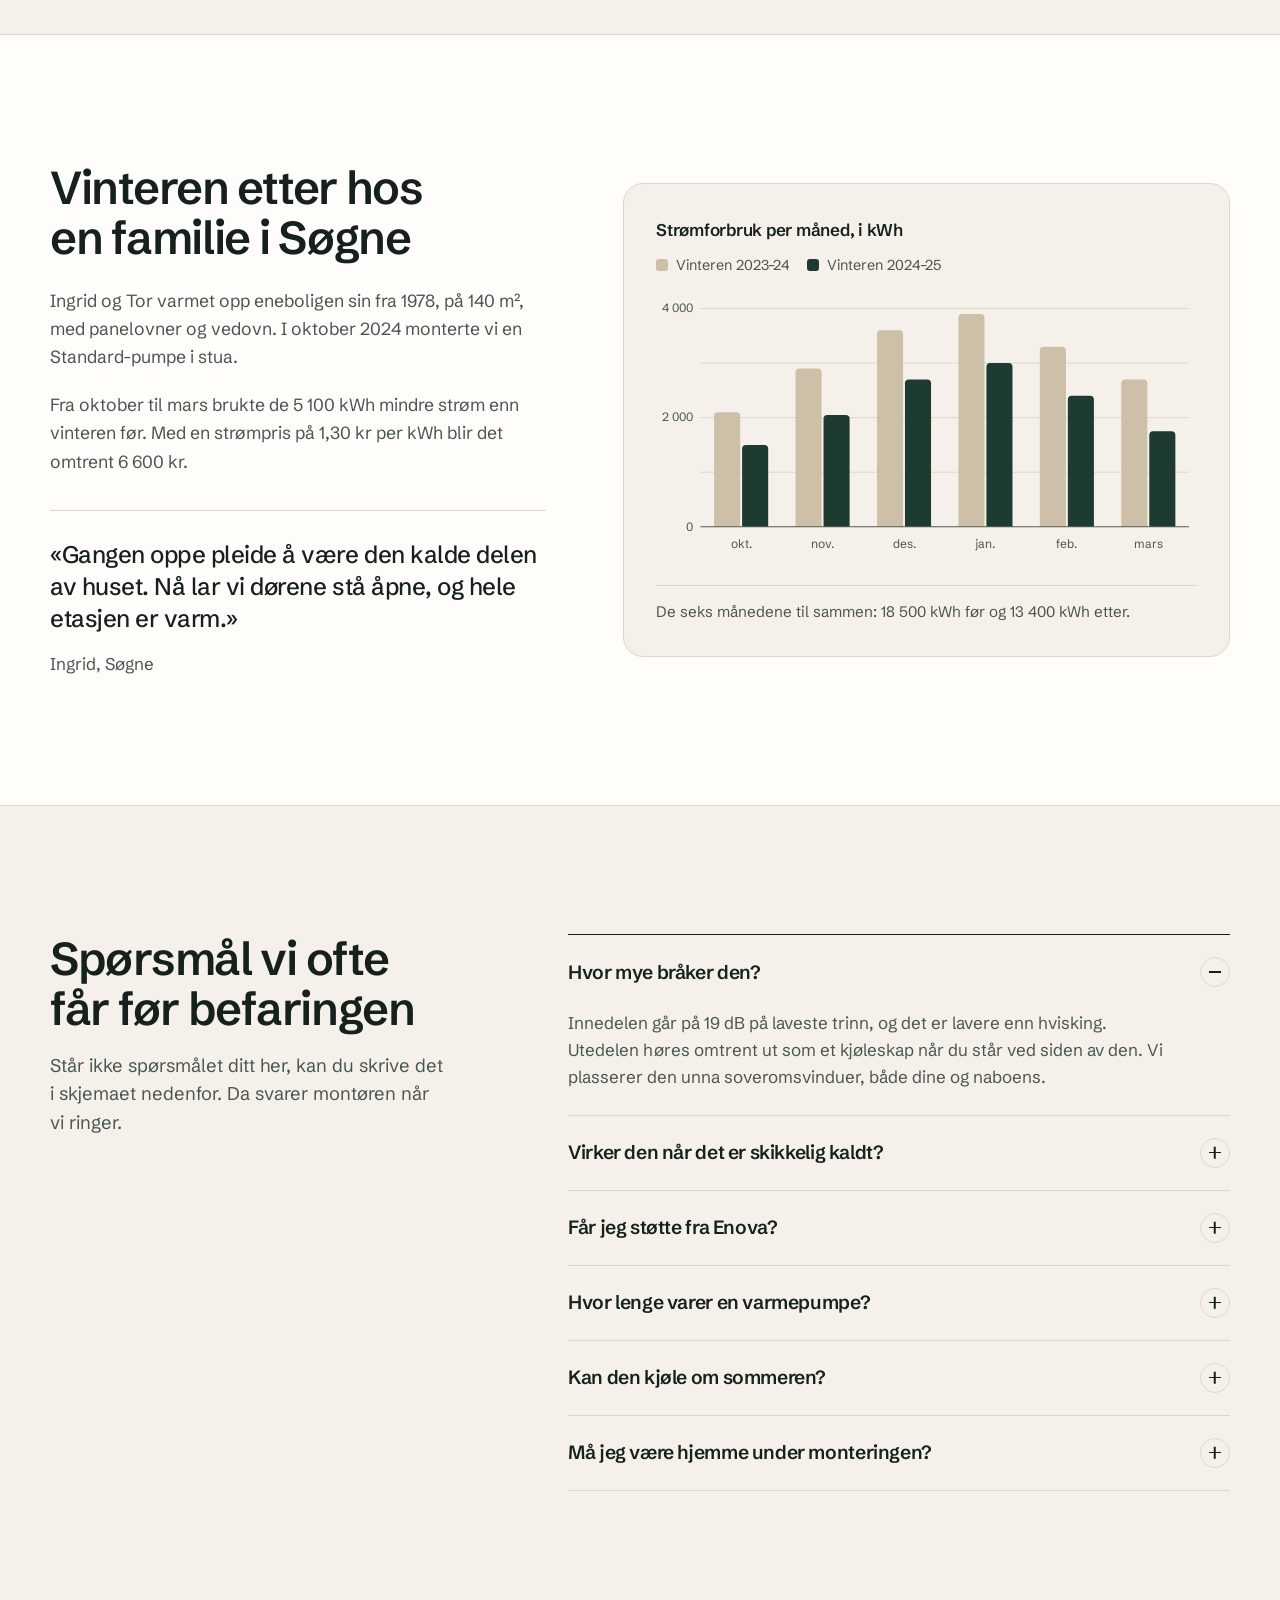
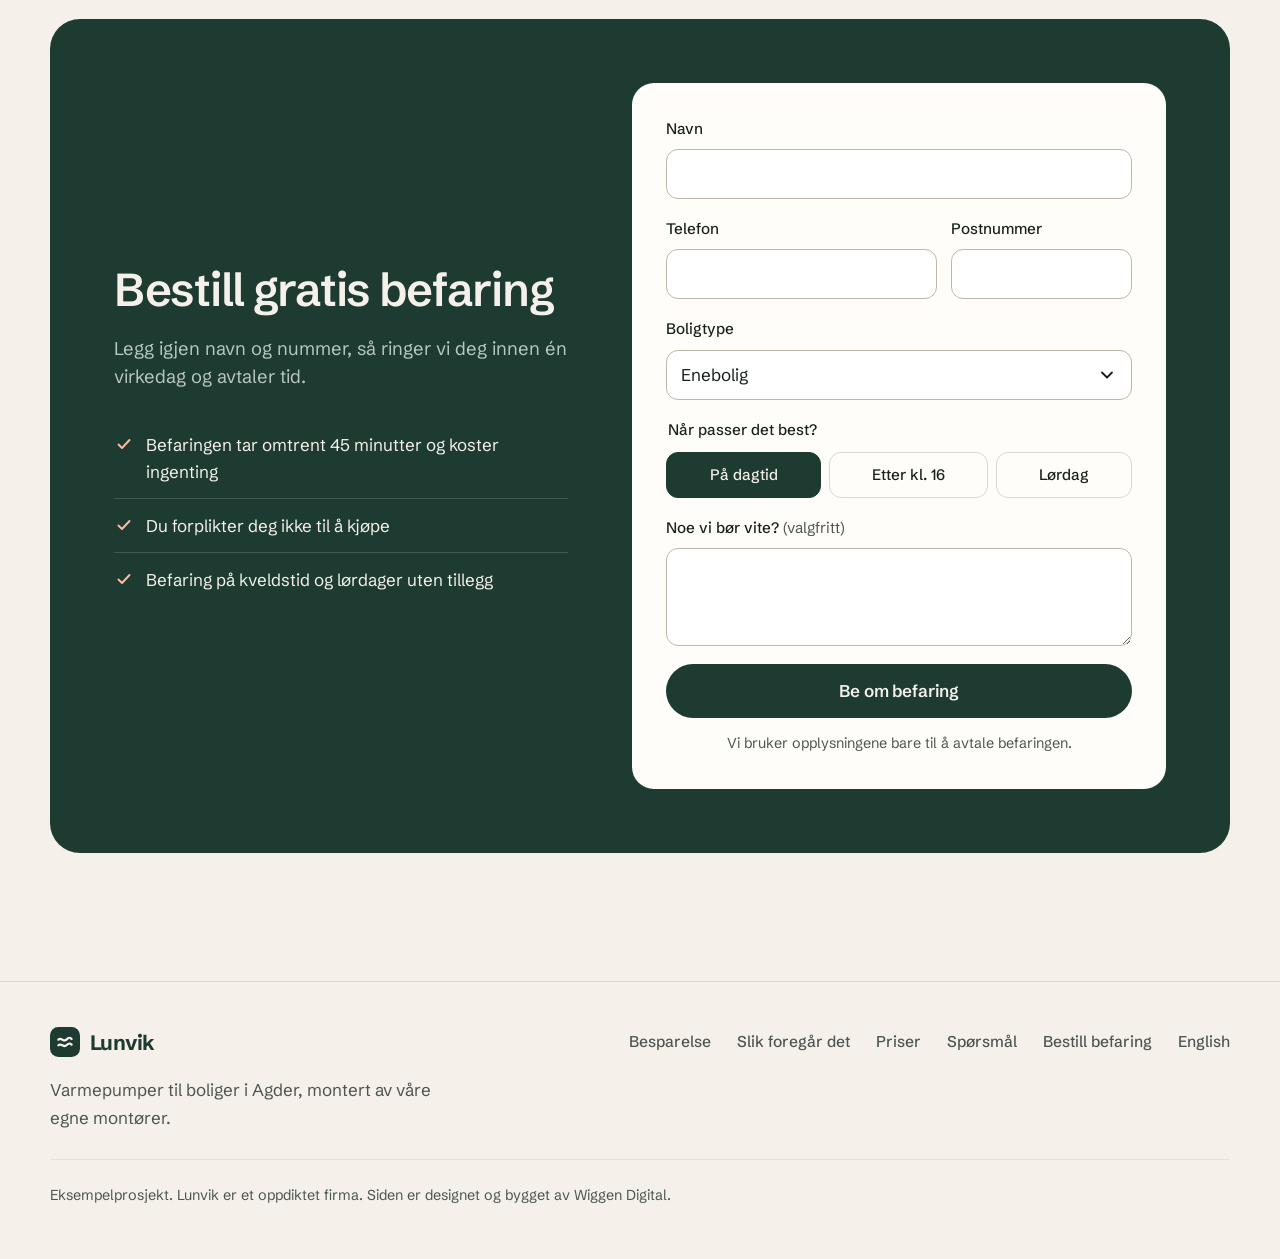
<file: no.html>
<!doctype html>
<html lang="nb">
<head>
  <meta charset="utf-8">
  <meta name="viewport" content="width=device-width, initial-scale=1, viewport-fit=cover">
  <title>Lunvik | Varmepumpe ferdig montert på én dag i Agder</title>
  <meta name="description" content="Lunvik monterer luft-til-luft-varmepumper i boliger i hele Agder til fast pris. Regn ut hva du kan spare, se prisene og bestill gratis befaring.">
  <meta name="theme-color" content="#f5f1ea">
  <link rel="canonical" href="https://wiggendigital.github.io/lunvik/no.html">
  <link rel="alternate" hreflang="en" href="https://wiggendigital.github.io/lunvik/">
  <link rel="alternate" hreflang="nb" href="https://wiggendigital.github.io/lunvik/no.html">
  <link rel="alternate" hreflang="x-default" href="https://wiggendigital.github.io/lunvik/">

  <meta property="og:type" content="website">
  <meta property="og:site_name" content="Lunvik">
  <meta property="og:locale" content="nb_NO">
  <meta property="og:title" content="Lunvik | Varmepumpe ferdig montert på én dag i Agder">
  <meta property="og:description" content="Lunvik monterer luft-til-luft-varmepumper i boliger i hele Agder til fast pris. Regn ut hva du kan spare, se prisene og bestill gratis befaring.">
  <meta property="og:image" content="https://wiggendigital.github.io/lunvik/og-nb.png">
  <meta property="og:image:width" content="1200">
  <meta property="og:image:height" content="630">
  <meta property="og:image:alt" content="Lunvik-siden: en overskrift om lavere strømregning ved siden av en sparekalkulator.">
  <meta name="twitter:card" content="summary_large_image">

  <link rel="icon" href="data:image/svg+xml,%3Csvg xmlns='http://www.w3.org/2000/svg' viewBox='0 0 32 32'%3E%3Crect width='32' height='32' rx='9' fill='%231d3b31'/%3E%3Cpath d='M9 13.5c3-3 5.5 3 8.5 0s4-2.2 5.5-.7M9 19.5c3-3 5.5 3 8.5 0s4-2.2 5.5-.7' fill='none' stroke='%23f5f1ea' stroke-width='2.4' stroke-linecap='round'/%3E%3C/svg%3E">

  <link rel="preconnect" href="https://fonts.googleapis.com">
  <link rel="preconnect" href="https://fonts.gstatic.com" crossorigin>
  <link rel="stylesheet" href="https://fonts.googleapis.com/css2?family=Schibsted+Grotesk:wght@400..700&display=swap">
  <link rel="stylesheet" href="styles.css">
  <script src="app.js" defer></script>
</head>
<body>
  <svg width="0" height="0" style="position:absolute" aria-hidden="true" focusable="false">
    <defs>
      <symbol id="mark" viewBox="0 0 32 32">
        <rect width="32" height="32" rx="9" fill="currentColor"/>
        <path d="M9 13.5c3-3 5.5 3 8.5 0s4-2.2 5.5-.7M9 19.5c3-3 5.5 3 8.5 0s4-2.2 5.5-.7" fill="none" stroke="var(--mark-line, #f5f1ea)" stroke-width="2.4" stroke-linecap="round"/>
      </symbol>
      <symbol id="check" viewBox="0 0 20 20">
        <path d="M4.5 10.5l3.5 3.5 7.5-8" fill="none" stroke="currentColor" stroke-width="2" stroke-linecap="round" stroke-linejoin="round"/>
      </symbol>
      <symbol id="arrow" viewBox="0 0 20 20">
        <path d="M4 10h11M10.5 5l5 5-5 5" fill="none" stroke="currentColor" stroke-width="1.8" stroke-linecap="round" stroke-linejoin="round"/>
      </symbol>
    </defs>
  </svg>

  <a class="skip" href="#main">Hopp til innholdet</a>

  <header class="top" id="top-bar">
    <div class="wrap top__in">
      <a class="brand" href="#top" aria-label="Lunvik, til toppen">
        <svg class="brand__mark" aria-hidden="true"><use href="#mark"/></svg>
        <span>Lunvik</span>
      </a>
      <nav class="top__nav" aria-label="Seksjoner">
        <a href="#saving">Besparelse</a>
        <a href="#process">Slik foregår det</a>
        <a href="#prices">Priser</a>
        <a href="#questions">Spørsmål</a>
      </nav>
      <a class="top__lang" href="./" hreflang="en" lang="en" title="Read this page in English">English</a>
      <a class="btn btn--small" href="#book">Bestill befaring</a>
    </div>
  </header>

  <main id="main">

    <section class="hero" id="top">
      <div class="wrap hero__in">
        <div class="hero__copy">
          <h1>Varmere hus og lavere strømregning</h1>
          <p class="hero__lede">Lunvik monterer luft-til-luft-varmepumper i boliger i hele Agder. Du får én fast pris som dekker både pumpe og montering, og våre egne montører gjør jobben på én dag.</p>
          <div class="hero__actions">
            <a class="btn" href="#book">Bestill gratis befaring</a>
            <a class="link" href="#prices">Se prisene <svg aria-hidden="true"><use href="#arrow"/></svg></a>
          </div>
          <dl class="facts">
            <div><dt>1 240</dt><dd>pumper montert siden 2011</dd></div>
            <div><dt>5 år</dt><dd>garanti på pumpe og montering</dd></div>
            <div><dt>F-gass</dt><dd>sertifiserte montører, alle våre egne</dd></div>
          </dl>
        </div>

        <form class="calc" id="saving" aria-labelledby="calc-title">
          <h2 id="calc-title">Hva kan du spare?</h2>

          <div class="field">
            <div class="field__row">
              <label for="kwh">Strømforbruket ditt i året</label>
              <output for="kwh" id="kwh-out">20 000&nbsp;kWh</output>
            </div>
            <input class="range" type="range" id="kwh" name="kwh" min="8000" max="40000" step="500" value="20000" aria-describedby="kwh-hint">
            <p class="field__hint" id="kwh-hint">Tallet står på strømregningen og i appen til nettselskapet ditt.</p>
          </div>

          <div class="field">
            <div class="field__row">
              <label for="price">Strømpris per kWh, med nettleie</label>
              <output for="price" id="price-out">1,30&nbsp;kr</output>
            </div>
            <input class="range" type="range" id="price" name="price" min="0.6" max="3.0" step="0.05" value="1.3">
          </div>

          <fieldset class="seg">
            <legend>Slik varmer du opp i dag</legend>
            <label><input type="radio" name="heat" value="electric" checked><span>Bare strøm</span></label>
            <label><input type="radio" name="heat" value="wood"><span>Strøm og vedovn</span></label>
          </fieldset>

          <div class="result" aria-live="polite" aria-atomic="true">
            <p class="result__main">
              <span class="result__pre">Omtrent</span>
              <strong><span id="save-out">6 200</span>&nbsp;kr</strong>
              <span class="result__post">lavere strømregning i året</span>
            </p>
            <div class="bars">
              <div class="bar">
                <span class="bar__label">Oppvarming i dag</span>
                <span class="bar__track"><i class="bar__fill bar__fill--today" id="bar-today" style="width:50.00%"></i></span>
                <span class="bar__value"><span id="today-out">15 600</span>&nbsp;kr</span>
              </div>
              <div class="bar">
                <span class="bar__label">Med varmepumpe</span>
                <span class="bar__track"><i class="bar__fill bar__fill--pump" id="bar-pump" style="width:30.00%"></i></span>
                <span class="bar__value"><span id="pump-out">9 400</span>&nbsp;kr</span>
              </div>
            </div>
            <p class="result__payback" id="payback">Standard-pakken til 26 900 kr er nedbetalt på omtrent 4,3 år.</p>
          </div>

          <details class="how">
            <summary>Slik regner vi</summary>
            <p id="how-text">Vi regner med at 60 % av strømmen din går til oppvarming, at pumpen tar over 60 % av oppvarmingen, og at den gir 3 kWh varme for hver kWh den bruker gjennom året. På befaringen får du et tall som gjelder for huset ditt.</p>
          </details>
        </form>
      </div>
    </section>

    <section class="process" id="process" aria-labelledby="process-title">
      <div class="wrap process__in">
        <div class="process__head">
          <h2 id="process-title">Fra befaring til varm stue på omtrent en uke</h2>
          <p>Det meste av den uka går med til å finne en ledig dag i kalenderen. Selve jobben tar en ettermiddag.</p>
        </div>

        <figure class="house" role="img" aria-label="Tegning av et hus om vinteren. En utedel på veggen er koblet gjennom veggen til en innedel, som varmer opp stua og etasjen over.">
          <svg viewBox="0 0 560 400" aria-hidden="true">
            <defs>
              <radialGradient id="warm" cx="255" cy="300" r="250" gradientUnits="userSpaceOnUse">
                <stop offset="0" stop-color="#e8693c" stop-opacity=".62"/>
                <stop offset=".45" stop-color="#e8693c" stop-opacity=".3"/>
                <stop offset="1" stop-color="#e8693c" stop-opacity=".06"/>
              </radialGradient>
              <clipPath id="inside"><path d="M152 152 L290 66 L428 152 V352 H152Z"/></clipPath>
            </defs>

            <!-- Snow in the air -->
            <g class="house__snow">
              <circle cx="38" cy="58" r="2"/><circle cx="92" cy="118" r="1.6"/><circle cx="64" cy="196" r="2.2"/><circle cx="24" cy="262" r="1.6"/>
              <circle cx="118" cy="38" r="1.6"/><circle cx="196" cy="34" r="2"/><circle cx="372" cy="30" r="1.6"/><circle cx="452" cy="72" r="2.2"/>
              <circle cx="508" cy="132" r="1.6"/><circle cx="532" cy="48" r="2"/><circle cx="486" cy="224" r="2"/><circle cx="536" cy="286" r="1.6"/>
              <circle cx="470" cy="312" r="1.6"/><circle cx="76" cy="318" r="1.6"/>
            </g>

            <!-- Warm air inside -->
            <g clip-path="url(#inside)"><rect x="140" y="60" width="300" height="300" fill="url(#warm)"/></g>

            <!-- Ground and drifts -->
            <path class="house__ground" d="M0 352H560"/>
            <path class="house__drift" d="M0 352c26-9 58-10 92-4 20 3 40 4 60 4zM428 352c30-3 44-12 74-11 24 1 40 6 58 11z"/>

            <!-- House -->
            <path class="house__line" d="M152 352V152M428 352V152"/>
            <path class="house__roof" d="M128 167 L290 66 L452 167"/>
            <path class="house__roofsnow" d="M150 148.5 L290 61 L430 148.5"/>
            <path class="house__thin" d="M152 252H318M352 252H428"/>
            <path class="house__thin" d="M352 103V76h22v41"/>

            <!-- Upstairs: window, bed -->
            <rect class="house__thin" x="262" y="166" width="56" height="50" rx="2"/>
            <path class="house__thin" d="M290 166v50M262 191h56"/>
            <path class="house__thin" d="M172 252v-36M172 238h76v14M179 238v-6a4 4 0 0 1 4-4h15a4 4 0 0 1 4 4v6"/>

            <!-- Downstairs: sofa, window, door -->
            <path class="house__thin" d="M207 326v-13a6 6 0 0 1 6-6h44a6 6 0 0 1 6 6v13"/>
            <path class="house__thin" d="M197 344v-20a5 5 0 0 1 10 0v6h56v-6a5 5 0 0 1 10 0v20ZM203 344v8M267 344v8"/>
            <rect class="house__thin" x="294" y="276" width="48" height="40" rx="2"/>
            <path class="house__thin" d="M318 276v40"/>
            <path class="house__thin" d="M374 352v-74h36v74M402 316v6"/>

            <!-- Indoor unit and its air -->
            <rect class="house__unit" x="160" y="264" width="62" height="19" rx="6"/>
            <path class="house__thin" d="M168 277.5h46"/>
            <g class="house__air">
              <path d="M230 281c12 1 18 9 30 9s17-7 28-6"/>
              <path d="M226 293c10 5 17 11 30 11s20-5 32-3"/>
              <path d="M329 262c-4-9 4-13 0-22s4-13 0-22"/>
              <path d="M342 262c-4-9 4-13 0-22s4-13 0-22"/>
            </g>

            <!-- Outdoor unit, bracket and pipe -->
            <path class="house__pipe" d="M152 273.5H132a6 6 0 0 0-6 6V297"/>
            <path class="house__thin" d="M152 337H98M152 350l-26-13"/>
            <rect class="house__unit" x="96" y="297" width="50" height="38" rx="5"/>
            <circle class="house__thin" cx="116" cy="316" r="11.5"/>
            <path class="house__thin" d="M116 304.5v23M104.5 316h23M137 305v22"/>

            <!-- Temperatures -->
            <g class="house__temp">
              <text x="22" y="224">Ute</text>
              <text class="house__deg" x="22" y="250">−8°</text>
              <text x="366" y="196">Inne</text>
              <text class="house__deg" x="366" y="222">21°</text>
            </g>
          </svg>
        </figure>

        <ol class="steps">
          <li>
            <h3>Befaringen</h3>
            <p class="steps__time">45 minutter</p>
            <p>En montør kommer hjem til deg, måler rommene og finner den beste veggen for inne- og utedelen. Befaringen er gratis, og du forplikter deg ikke til noe.</p>
          </li>
          <li>
            <h3>Prisen</h3>
            <p class="steps__time">Innen to virkedager</p>
            <p>Du får én skriftlig pris. Den dekker pumpe, montering, rør, braketter og moms, og den endrer seg ikke på monteringsdagen.</p>
          </li>
          <li>
            <h3>Monteringen</h3>
            <p class="steps__time">Fire til seks timer</p>
            <p>To montører setter opp begge delene, borer ett hull gjennom ytterveggen og tetter det. Før de drar, viser de deg fjernkontrollen og appen.</p>
          </li>
        </ol>
      </div>
    </section>

    <section class="prices" id="prices" aria-labelledby="prices-title">
      <div class="wrap">
        <div class="head">
          <h2 id="prices-title">Tre pakker, alle ferdig montert</h2>
          <p>Alle prisene dekker pumpe, standard montering og moms. Befaringen avgjør hvilken pakke som passer til huset ditt.</p>
        </div>

        <div class="packs">
          <article class="pack" id="pack-compact">
            <h3>Kompakt</h3>
            <p class="pack__size">Opptil 60 m²</p>
            <p class="pack__price"><strong>21 900</strong>&nbsp;kr</p>
            <p class="pack__suffix">ferdig montert, inkl. moms</p>
            <p class="pack__text">For leiligheter, hytter og små hus med åpen planløsning.</p>
            <dl class="pack__specs">
              <div><dt>Varmeeffekt</dt><dd>3,2 kW</dd></div>
              <div><dt>Gir varme ned til</dt><dd>−25 °C</dd></div>
              <div><dt>Lydnivå inne, fra</dt><dd>19 dB</dd></div>
            </dl>
          </article>
          <article class="pack pack--chosen" id="pack-standard">
            <p class="pack__note">Den de fleste velger</p>
            <h3>Standard</h3>
            <p class="pack__size">60 til 120 m²</p>
            <p class="pack__price"><strong>26 900</strong>&nbsp;kr</p>
            <p class="pack__suffix">ferdig montert, inkl. moms</p>
            <p class="pack__text">For de fleste eneboliger og rekkehus.</p>
            <dl class="pack__specs">
              <div><dt>Varmeeffekt</dt><dd>4,5 kW</dd></div>
              <div><dt>Gir varme ned til</dt><dd>−25 °C</dd></div>
              <div><dt>Lydnivå inne, fra</dt><dd>19 dB</dd></div>
            </dl>
          </article>
          <article class="pack" id="pack-large">
            <h3>Stor</h3>
            <p class="pack__size">120 til 180 m²</p>
            <p class="pack__price"><strong>33 900</strong>&nbsp;kr</p>
            <p class="pack__suffix">ferdig montert, inkl. moms</p>
            <p class="pack__text">For store hus og åpne løsninger over to etasjer.</p>
            <dl class="pack__specs">
              <div><dt>Varmeeffekt</dt><dd>6,0 kW</dd></div>
              <div><dt>Gir varme ned til</dt><dd>−25 °C</dd></div>
              <div><dt>Lydnivå inne, fra</dt><dd>21 dB</dd></div>
            </dl>
          </article>
        </div>

        <div class="extras">
          <div class="extras__col">
            <h3>Med i alle pakkene</h3>
            <ul class="ticks">
              <li><svg aria-hidden="true"><use href="#check"/></svg>Standard montering med opptil 4 meter rør</li>
              <li><svg aria-hidden="true"><use href="#check"/></svg>Veggbrakett til utedelen</li>
              <li><svg aria-hidden="true"><use href="#check"/></svg>Styring fra mobilen</li>
              <li><svg aria-hidden="true"><use href="#check"/></svg>5 års garanti på pumpe og montering</li>
              <li><svg aria-hidden="true"><use href="#check"/></svg>Vi tar med oss den gamle pumpen</li>
            </ul>
          </div>
          <div class="extras__col">
            <h3>Tillegg, hvis huset trenger det</h3>
            <table class="extras__table">
              <caption class="sr-only">Tillegg og priser</caption>
              <thead class="sr-only"><tr><th scope="col">Tillegg</th><th scope="col">Pris</th></tr></thead>
              <tbody>
                <tr><th scope="row">Ekstra rør, per meter</th><td>450 kr</td></tr>
                <tr><th scope="row">Bakkestativ i stedet for veggbrakett</th><td>1 200 kr</td></tr>
                <tr><th scope="row">Tak over utedelen</th><td>1 900 kr</td></tr>
                <tr><th scope="row">Service annethvert år</th><td>1 490 kr</td></tr>
              </tbody>
            </table>
          </div>
        </div>
        <p class="enova">Enova gir ikke støtte til luft-til-luft-varmepumper, så prisen du ser her, er prisen du betaler.</p>
      </div>
    </section>

    <section class="case" id="case" aria-labelledby="case-title">
      <div class="wrap case__in">
        <div class="case__copy">
          <h2 id="case-title">Vinteren etter hos en familie i Søgne</h2>
          <p>Ingrid og Tor varmet opp eneboligen sin fra 1978, på 140 m², med panelovner og vedovn. I oktober 2024 monterte vi en Standard-pumpe i stua.</p>
          <p>Fra oktober til mars brukte de 5 100 kWh mindre strøm enn vinteren før. Med en strømpris på 1,30 kr per kWh blir det omtrent 6 600 kr.</p>
          <figure class="quote">
            <blockquote><p>Gangen oppe pleide å være den kalde delen av huset. Nå lar vi dørene stå åpne, og hele etasjen er varm.</p></blockquote>
            <figcaption>Ingrid, Søgne</figcaption>
          </figure>
        </div>

        <figure class="chart" id="chart">
          <figcaption>
            <span class="chart__title">Strømforbruk per måned, i kWh</span>
            <span class="chart__legend">
              <span><i class="key key--before"></i>Vinteren 2023–24</span>
              <span><i class="key key--after"></i>Vinteren 2024–25</span>
            </span>
          </figcaption>
          <svg class="chart__svg chart__svg--wide" viewBox="0 0 560 286" role="group" aria-label="Søylediagram over husstandens strømforbruk fra oktober til mars. Alle månedene er lavere vinteren etter at varmepumpen ble montert; totalen gikk ned fra 18 500 til 13 400 kWh."><g class="chart__grid"><path d="M46 183.5H552"/><path d="M46 127H552"/><path d="M46 70.5H552"/><path d="M46 14H552"/></g><g class="chart__axis" aria-hidden="true"><text x="38" y="244" text-anchor="end">0</text><text x="38" y="131" text-anchor="end">2 000</text><text x="38" y="18" text-anchor="end">4 000</text></g><rect class="chart__hit" data-i="0" data-peak="0.475" x="46" y="14" width="84.3333" height="226" tabindex="0" role="img" aria-label="Oktober: 2 100 kWh, 1 500 kWh"/><rect class="chart__band" x="50" y="14" width="76.3333" height="226" rx="6" pointer-events="none"/><rect class="chart__hit" data-i="1" data-peak="0.275" x="130.333" y="14" width="84.3333" height="226" tabindex="0" role="img" aria-label="November: 2 900 kWh, 2 050 kWh"/><rect class="chart__band" x="134.333" y="14" width="76.3333" height="226" rx="6" pointer-events="none"/><rect class="chart__hit" data-i="2" data-peak="0.100" x="214.667" y="14" width="84.3333" height="226" tabindex="0" role="img" aria-label="Desember: 3 600 kWh, 2 700 kWh"/><rect class="chart__band" x="218.667" y="14" width="76.3333" height="226" rx="6" pointer-events="none"/><rect class="chart__hit" data-i="3" data-peak="0.025" x="299" y="14" width="84.3333" height="226" tabindex="0" role="img" aria-label="Januar: 3 900 kWh, 3 000 kWh"/><rect class="chart__band" x="303" y="14" width="76.3333" height="226" rx="6" pointer-events="none"/><rect class="chart__hit" data-i="4" data-peak="0.175" x="383.333" y="14" width="84.3333" height="226" tabindex="0" role="img" aria-label="Februar: 3 300 kWh, 2 400 kWh"/><rect class="chart__band" x="387.333" y="14" width="76.3333" height="226" rx="6" pointer-events="none"/><rect class="chart__hit" data-i="5" data-peak="0.325" x="467.667" y="14" width="84.3333" height="226" tabindex="0" role="img" aria-label="Mars: 2 700 kWh, 1 750 kWh"/><rect class="chart__band" x="471.667" y="14" width="76.3333" height="226" rx="6" pointer-events="none"/><g pointer-events="none" aria-hidden="true"><path class="chart__before" d="M60.1667 240V125.35a4 4 0 0 1 4-4h19a4 4 0 0 1 4 4V240Z"/><path class="chart__after" d="M89.1667 240V159.25a4 4 0 0 1 4-4h19a4 4 0 0 1 4 4V240Z"/><path class="chart__before" d="M144.5 240V80.15a4 4 0 0 1 4-4h19a4 4 0 0 1 4 4V240Z"/><path class="chart__after" d="M173.5 240V128.175a4 4 0 0 1 4-4h19a4 4 0 0 1 4 4V240Z"/><path class="chart__before" d="M228.833 240V40.6a4 4 0 0 1 4-4h19a4 4 0 0 1 4 4V240Z"/><path class="chart__after" d="M257.833 240V91.45a4 4 0 0 1 4-4h19a4 4 0 0 1 4 4V240Z"/><path class="chart__before" d="M313.167 240V23.65a4 4 0 0 1 4-4h19a4 4 0 0 1 4 4V240Z"/><path class="chart__after" d="M342.167 240V74.5a4 4 0 0 1 4-4h19a4 4 0 0 1 4 4V240Z"/><path class="chart__before" d="M397.5 240V57.55a4 4 0 0 1 4-4h19a4 4 0 0 1 4 4V240Z"/><path class="chart__after" d="M426.5 240V108.4a4 4 0 0 1 4-4h19a4 4 0 0 1 4 4V240Z"/><path class="chart__before" d="M481.833 240V91.45a4 4 0 0 1 4-4h19a4 4 0 0 1 4 4V240Z"/><path class="chart__after" d="M510.833 240V145.125a4 4 0 0 1 4-4h19a4 4 0 0 1 4 4V240Z"/></g><path class="chart__base" d="M46 240H552"/><g class="chart__axis" aria-hidden="true"><text x="88.1667" y="262" text-anchor="middle">okt.</text><text x="172.5" y="262" text-anchor="middle">nov.</text><text x="256.833" y="262" text-anchor="middle">des.</text><text x="341.167" y="262" text-anchor="middle">jan.</text><text x="425.5" y="262" text-anchor="middle">feb.</text><text x="509.833" y="262" text-anchor="middle">mars</text></g></svg><svg class="chart__svg chart__svg--narrow" viewBox="0 0 320 250" role="group" aria-label="Søylediagram over husstandens strømforbruk fra oktober til mars. Alle månedene er lavere vinteren etter at varmepumpen ble montert; totalen gikk ned fra 18 500 til 13 400 kWh."><g class="chart__grid"><path d="M36 159H318"/><path d="M36 110H318"/><path d="M36 61H318"/><path d="M36 12H318"/></g><g class="chart__axis" aria-hidden="true"><text x="28" y="212" text-anchor="end">0</text><text x="28" y="114" text-anchor="end">2 000</text><text x="28" y="16" text-anchor="end">4 000</text></g><rect class="chart__hit" data-i="0" data-peak="0.475" x="36" y="12" width="47" height="196" tabindex="0" role="img" aria-label="Oktober: 2 100 kWh, 1 500 kWh"/><rect class="chart__band" x="40" y="12" width="39" height="196" rx="6" pointer-events="none"/><rect class="chart__hit" data-i="1" data-peak="0.275" x="83" y="12" width="47" height="196" tabindex="0" role="img" aria-label="November: 2 900 kWh, 2 050 kWh"/><rect class="chart__band" x="87" y="12" width="39" height="196" rx="6" pointer-events="none"/><rect class="chart__hit" data-i="2" data-peak="0.100" x="130" y="12" width="47" height="196" tabindex="0" role="img" aria-label="Desember: 3 600 kWh, 2 700 kWh"/><rect class="chart__band" x="134" y="12" width="39" height="196" rx="6" pointer-events="none"/><rect class="chart__hit" data-i="3" data-peak="0.025" x="177" y="12" width="47" height="196" tabindex="0" role="img" aria-label="Januar: 3 900 kWh, 3 000 kWh"/><rect class="chart__band" x="181" y="12" width="39" height="196" rx="6" pointer-events="none"/><rect class="chart__hit" data-i="4" data-peak="0.175" x="224" y="12" width="47" height="196" tabindex="0" role="img" aria-label="Februar: 3 300 kWh, 2 400 kWh"/><rect class="chart__band" x="228" y="12" width="39" height="196" rx="6" pointer-events="none"/><rect class="chart__hit" data-i="5" data-peak="0.325" x="271" y="12" width="47" height="196" tabindex="0" role="img" aria-label="Mars: 2 700 kWh, 1 750 kWh"/><rect class="chart__band" x="275" y="12" width="39" height="196" rx="6" pointer-events="none"/><g pointer-events="none" aria-hidden="true"><path class="chart__before" d="M40.5 208V109.1a4 4 0 0 1 4-4h10a4 4 0 0 1 4 4V208Z"/><path class="chart__after" d="M60.5 208V138.5a4 4 0 0 1 4-4h10a4 4 0 0 1 4 4V208Z"/><path class="chart__before" d="M87.5 208V69.9a4 4 0 0 1 4-4h10a4 4 0 0 1 4 4V208Z"/><path class="chart__after" d="M107.5 208V111.55a4 4 0 0 1 4-4h10a4 4 0 0 1 4 4V208Z"/><path class="chart__before" d="M134.5 208V35.6a4 4 0 0 1 4-4h10a4 4 0 0 1 4 4V208Z"/><path class="chart__after" d="M154.5 208V79.7a4 4 0 0 1 4-4h10a4 4 0 0 1 4 4V208Z"/><path class="chart__before" d="M181.5 208V20.9a4 4 0 0 1 4-4h10a4 4 0 0 1 4 4V208Z"/><path class="chart__after" d="M201.5 208V65a4 4 0 0 1 4-4h10a4 4 0 0 1 4 4V208Z"/><path class="chart__before" d="M228.5 208V50.3a4 4 0 0 1 4-4h10a4 4 0 0 1 4 4V208Z"/><path class="chart__after" d="M248.5 208V94.4a4 4 0 0 1 4-4h10a4 4 0 0 1 4 4V208Z"/><path class="chart__before" d="M275.5 208V79.7a4 4 0 0 1 4-4h10a4 4 0 0 1 4 4V208Z"/><path class="chart__after" d="M295.5 208V126.25a4 4 0 0 1 4-4h10a4 4 0 0 1 4 4V208Z"/></g><path class="chart__base" d="M36 208H318"/><g class="chart__axis" aria-hidden="true"><text x="59.5" y="228" text-anchor="middle">okt.</text><text x="106.5" y="228" text-anchor="middle">nov.</text><text x="153.5" y="228" text-anchor="middle">des.</text><text x="200.5" y="228" text-anchor="middle">jan.</text><text x="247.5" y="228" text-anchor="middle">feb.</text><text x="294.5" y="228" text-anchor="middle">mars</text></g></svg>
          <p class="chart__total">De seks månedene til sammen: 18 500 kWh før og 13 400 kWh etter.</p>
          <div class="chart__tip" id="chart-tip" hidden></div>
          <div class="sr-only">
          <table>
            <caption>Strømforbruk per måned, i kWh</caption>
            <thead><tr><th scope="col">Måned</th><th scope="col">Vinteren 2023–24</th><th scope="col">Vinteren 2024–25</th></tr></thead>
            <tbody>
              <tr><th scope="row">Oktober</th><td>2 100</td><td>1 500</td></tr>
              <tr><th scope="row">November</th><td>2 900</td><td>2 050</td></tr>
              <tr><th scope="row">Desember</th><td>3 600</td><td>2 700</td></tr>
              <tr><th scope="row">Januar</th><td>3 900</td><td>3 000</td></tr>
              <tr><th scope="row">Februar</th><td>3 300</td><td>2 400</td></tr>
              <tr><th scope="row">Mars</th><td>2 700</td><td>1 750</td></tr>
            </tbody>
          </table>
          </div>
        </figure>
      </div>
    </section>

    <section class="faq" id="questions" aria-labelledby="faq-title">
      <div class="wrap faq__in">
        <div class="faq__head">
          <h2 id="faq-title">Spørsmål vi ofte får før befaringen</h2>
          <p>Står ikke spørsmålet ditt her, kan du skrive det i skjemaet nedenfor. Da svarer montøren når vi ringer.</p>
        </div>
        <div class="faq__list">
          <details open>
            <summary><span>Hvor mye bråker den?</span><i aria-hidden="true"></i></summary>
            <p>Innedelen går på 19 dB på laveste trinn, og det er lavere enn hvisking. Utedelen høres omtrent ut som et kjøleskap når du står ved siden av den. Vi plasserer den unna soveromsvinduer, både dine og naboens.</p>
          </details>
          <details>
            <summary><span>Virker den når det er skikkelig kaldt?</span><i aria-hidden="true"></i></summary>
            <p>Ja. Alle tre modellene er laget for nordisk vinter og gir varme ned til −25 °C. De gir mindre varme per kWh på de kaldeste dagene, så behold panelovnene som reserve.</p>
          </details>
          <details>
            <summary><span>Får jeg støtte fra Enova?</span><i aria-hidden="true"></i></summary>
            <p>Nei. Enova gir ikke støtte til luft-til-luft-varmepumper. Noen andre oppvarmingsløsninger får støtte, og Enovas nettsider viser hvilke.</p>
          </details>
          <details>
            <summary><span>Hvor lenge varer en varmepumpe?</span><i aria-hidden="true"></i></summary>
            <p>Tolv til femten år med service annethvert år. En service tar en time og koster 1 490 kr.</p>
          </details>
          <details>
            <summary><span>Kan den kjøle om sommeren?</span><i aria-hidden="true"></i></summary>
            <p>Ja. Den samme pumpen kjøler om sommeren, og den tørker luften på fuktige dager.</p>
          </details>
          <details>
            <summary><span>Må jeg være hjemme under monteringen?</span><i aria-hidden="true"></i></summary>
            <p>Bare i starten og mot slutten. Vi blir enige om plasseringen når vi kommer, og vi viser deg hvordan alt virker før vi drar.</p>
          </details>
        </div>
      </div>
    </section>

    <section class="book" id="book" aria-labelledby="book-title">
      <div class="wrap">
        <div class="book__panel">
          <div class="book__copy">
            <h2 id="book-title">Bestill gratis befaring</h2>
            <p>Legg igjen navn og nummer, så ringer vi deg innen én virkedag og avtaler tid.</p>
            <ul class="ticks ticks--light">
              <li><svg aria-hidden="true"><use href="#check"/></svg>Befaringen tar omtrent 45 minutter og koster ingenting</li>
              <li><svg aria-hidden="true"><use href="#check"/></svg>Du forplikter deg ikke til å kjøpe</li>
              <li><svg aria-hidden="true"><use href="#check"/></svg>Befaring på kveldstid og lørdager uten tillegg</li>
            </ul>
          </div>

          <div class="book__card">
            <form class="form" id="book-form" novalidate>
              <div class="form__field">
                <label for="f-name">Navn</label>
                <input id="f-name" name="name" type="text" autocomplete="name" required aria-describedby="e-name">
                <p class="form__error" id="e-name" hidden></p>
              </div>
              <div class="form__pair">
                <div class="form__field">
                  <label for="f-phone">Telefon</label>
                  <input id="f-phone" name="phone" type="tel" inputmode="tel" autocomplete="tel" required aria-describedby="e-phone">
                  <p class="form__error" id="e-phone" hidden></p>
                </div>
                <div class="form__field">
                  <label for="f-post">Postnummer</label>
                  <input id="f-post" name="postcode" type="text" inputmode="numeric" autocomplete="postal-code" maxlength="4" required aria-describedby="e-post h-post">
                  <p class="form__error" id="e-post" hidden></p>
                  <p class="form__hint" id="h-post" hidden></p>
                </div>
              </div>
              <div class="form__field">
                <label for="f-home">Boligtype</label>
                <select id="f-home" name="home">
                  <option>Enebolig</option>
                  <option>Rekkehus eller tomannsbolig</option>
                  <option>Leilighet</option>
                  <option>Hytte</option>
                </select>
              </div>
              <fieldset class="seg seg--form">
                <legend>Når passer det best?</legend>
                <label><input type="radio" name="when" value="På dagtid" checked><span>På dagtid</span></label>
                <label><input type="radio" name="when" value="Etter kl. 16"><span>Etter kl. 16</span></label>
                <label><input type="radio" name="when" value="Lørdag"><span>Lørdag</span></label>
              </fieldset>
              <div class="form__field">
                <label for="f-note">Noe vi bør vite? <span class="form__opt">(valgfritt)</span></label>
                <textarea id="f-note" name="note" rows="3"></textarea>
              </div>
              <div class="form__trap" aria-hidden="true">
                <label for="f-company">Firma</label>
                <input id="f-company" name="company" type="text" tabindex="-1" autocomplete="off">
              </div>
              <button class="btn btn--wide" type="submit">Be om befaring</button>
              <p class="form__privacy">Vi bruker opplysningene bare til å avtale befaringen.</p>
            </form>
            <div class="done" id="book-done" tabindex="-1" hidden>
              <svg class="done__icon" aria-hidden="true"><use href="#check"/></svg>
              <h3 id="done-title"></h3>
              <p id="done-text"></p>
              <p class="done__sample" id="done-sample"></p>
              <button class="link link--button" type="button" id="done-again"></button>
            </div>
          </div>
        </div>
      </div>
    </section>
  </main>

  <footer class="foot">
    <div class="wrap foot__in">
      <div class="foot__brand">
        <a class="brand" href="#top" aria-label="Lunvik, til toppen">
          <svg class="brand__mark" aria-hidden="true"><use href="#mark"/></svg>
          <span>Lunvik</span>
        </a>
        <p>Varmepumper til boliger i Agder, montert av våre egne montører.</p>
      </div>
      <nav class="foot__nav" aria-label="Bunnmeny">
        <a href="#saving">Besparelse</a>
        <a href="#process">Slik foregår det</a>
        <a href="#prices">Priser</a>
        <a href="#questions">Spørsmål</a>
        <a href="#book">Bestill befaring</a>
        <a href="./" hreflang="en" lang="en">English</a>
      </nav>
      <p class="foot__sample">Eksempelprosjekt. Lunvik er et oppdiktet firma. Siden er designet og bygget av Wiggen Digital.</p>
    </div>
  </footer>

  <script type="application/json" id="page-data">{"locale":"nb-NO","model":{"kwh":{"min":8000,"max":40000,"step":500,"start":20000},"price":{"min":0.6,"max":3.0,"step":0.05,"start":1.3},"heatShare":{"electric":0.6,"wood":0.5},"cover":0.6,"scop":3.0,"packages":[{"id":"compact","upto":14000,"price":21900},{"id":"standard","upto":26000,"price":26900},{"id":"large","upto":1000000000,"price":33900}],"postcodes":[4400,4999]},"text":{"payback":"{pkg}-pakken til {price} kr er nedbetalt på omtrent {years} år.","how":"Vi regner med at {share} % av strømmen din går til oppvarming, at pumpen tar over 60 % av oppvarmingen, og at den gir 3 kWh varme for hver kWh den bruker gjennom året. På befaringen får du et tall som gjelder for huset ditt.","pkg":{"compact":"Kompakt","standard":"Standard","large":"Stor"},"errName":"Skriv inn navnet ditt.","errPhone":"Skriv inn et telefonnummer med åtte sifre.","errPost":"Skriv inn et postnummer med fire sifre.","postIn":"Vi dekker området ditt.","postOut":"Det er utenfor Agder. Send skjemaet likevel, så sier vi hva vi kan gjøre.","doneTitle":"Takk, {name}.","doneText":"Vi ringer deg på {phone} innen én virkedag.","doneSample":"Dette er en eksempelside, så ingenting ble sendt.","doneAgain":"Fyll ut skjemaet på nytt","tipSaved":"{n} kWh spart"},"chart":{"before":"Vinteren 2023–24","after":"Vinteren 2024–25","rows":[{"month":"Oktober","before":2100,"after":1500},{"month":"November","before":2900,"after":2050},{"month":"Desember","before":3600,"after":2700},{"month":"Januar","before":3900,"after":3000},{"month":"Februar","before":3300,"after":2400},{"month":"Mars","before":2700,"after":1750}]}}</script>
</body>
</html>
</file>
<file: styles.css>
/* Lunvik: one-page site for a heat pump installer.
   One type family, a warm paper ground, spruce for structure and ember for heat. */

:root {
  --paper: #f5f1ea;
  --surface: #fffdf9;
  --ink: #16211c;
  --ink-2: #4b5650;
  --line: #ddd6ca;
  --line-2: #e9e3d8;
  --spruce: #1d3b31;
  --spruce-2: #17302a;
  --spruce-line: rgba(245, 241, 234, .16);
  --on-spruce: #f5f1ea;
  --on-spruce-2: #b9c6bf;
  --ember: #c4441f;
  --ember-glow: #e8693c;
  --sand: #cdbfa8;
  --focus: #1f6feb;

  --font: "Schibsted Grotesk", ui-sans-serif, system-ui, -apple-system, "Segoe UI", Roboto, Arial, sans-serif;
  --wrap: 1180px;
  --gutter: clamp(20px, 4.5vw, 44px);
  --radius: 16px;
  --section: clamp(72px, 10vw, 136px);
  --ease: cubic-bezier(.22, .7, .2, 1);
}

*, *::before, *::after { box-sizing: border-box; }

html {
  -webkit-text-size-adjust: 100%;
  text-size-adjust: 100%;
  scroll-behavior: smooth;
  scroll-padding-top: 84px;
}

body {
  margin: 0;
  background: var(--paper);
  color: var(--ink);
  font-family: var(--font);
  font-size: 1.0625rem;
  line-height: 1.6;
  -webkit-font-smoothing: antialiased;
  text-rendering: optimizeLegibility;
}

h1, h2, h3, p, ul, ol, dl, dd, figure, blockquote, fieldset, table { margin: 0; padding: 0; }
ul, ol { list-style: none; }
fieldset { border: 0; min-width: 0; }
img, svg { display: block; max-width: 100%; }
a { color: inherit; }
button, input, select, textarea { font: inherit; color: inherit; }
table { border-collapse: collapse; width: 100%; }

h1, h2, h3 { font-weight: 600; letter-spacing: -.028em; line-height: 1.08; text-wrap: balance; }
h2 { font-size: clamp(1.9rem, 3.6vw, 2.9rem); }
h3 { font-size: 1.25rem; letter-spacing: -.015em; line-height: 1.25; }
p { text-wrap: pretty; }

:focus-visible { outline: 2.5px solid var(--focus); outline-offset: 3px; border-radius: 6px; }

.wrap { width: 100%; max-width: calc(var(--wrap) + var(--gutter) * 2); margin-inline: auto; padding-inline: var(--gutter); }

.sr-only {
  position: absolute; width: 1px; height: 1px; margin: -1px; padding: 0; overflow: hidden;
  clip-path: inset(50%); white-space: nowrap; border: 0;
}

.skip {
  position: absolute; left: 16px; top: -64px; z-index: 30;
  padding: 10px 16px; border-radius: 10px; background: var(--ink); color: var(--paper);
  text-decoration: none; transition: top .15s;
}
.skip:focus { top: 12px; }

/* ---------- Buttons and links ---------- */

.btn {
  display: inline-flex; align-items: center; justify-content: center; gap: 10px;
  min-height: 54px; padding: 0 26px; border: 0; border-radius: 999px;
  background: var(--spruce); color: var(--on-spruce);
  font-weight: 600; font-size: 1.0625rem; letter-spacing: -.01em; text-decoration: none; cursor: pointer;
  transition: background-color .2s var(--ease), transform .2s var(--ease);
}
.btn:hover { background: #29533f; }
.btn:active { transform: translateY(1px); }
.btn--small { min-height: 42px; padding: 0 18px; font-size: .975rem; }
.btn--wide { width: 100%; }

.link {
  display: inline-flex; align-items: center; gap: 8px;
  font-weight: 600; letter-spacing: -.01em; text-decoration: underline; text-decoration-color: var(--line);
  text-decoration-thickness: 2px; text-underline-offset: 6px;
  transition: text-decoration-color .2s;
}
.link:hover { text-decoration-color: currentColor; }
.link svg { width: 20px; height: 20px; transition: transform .25s var(--ease); }
.link:hover svg { transform: translateX(3px); }
.link--button { background: none; border: 0; padding: 0; cursor: pointer; }

/* ---------- Top bar ---------- */

.top {
  position: sticky; top: 0; z-index: 20;
  background: rgba(245, 241, 234, .86);
  backdrop-filter: saturate(1.4) blur(14px); -webkit-backdrop-filter: saturate(1.4) blur(14px);
  border-bottom: 1px solid transparent;
  transition: border-color .25s, background-color .25s;
}
.top.is-stuck { border-bottom-color: var(--line); }
.top__in { display: flex; align-items: center; gap: 28px; height: 68px; }

.brand {
  display: inline-flex; align-items: center; gap: 10px;
  font-weight: 700; font-size: 1.3rem; letter-spacing: -.035em; text-decoration: none; color: var(--spruce);
}
.brand__mark { width: 30px; height: 30px; }

.top__nav { display: flex; gap: 28px; margin-left: auto; }
.top__nav a, .top__lang {
  font-size: .975rem; font-weight: 500; text-decoration: none; color: var(--ink-2);
  padding: 8px 0; transition: color .2s;
}
.top__nav a:hover, .top__lang:hover { color: var(--ink); }
.top__lang { padding: 6px 12px; border: 1px solid var(--line); border-radius: 999px; color: var(--ink); }
.top__lang:hover { border-color: var(--ink-2); }

/* ---------- Hero ---------- */

.hero { padding: clamp(40px, 6.5vw, 92px) 0 clamp(64px, 8vw, 112px); }
.hero__in {
  display: grid; grid-template-columns: minmax(0, 1.08fr) minmax(0, .92fr);
  gap: clamp(36px, 5vw, 76px); align-items: center;
}

h1 {
  font-size: clamp(2.6rem, 6vw, 4.7rem);
  letter-spacing: -.045em; line-height: .98;
}
.hero__lede { margin-top: 26px; max-width: 33em; font-size: clamp(1.1rem, 1.4vw, 1.26rem); line-height: 1.55; color: var(--ink-2); }
.hero__actions { margin-top: 34px; display: flex; flex-wrap: wrap; align-items: center; gap: 18px 28px; }

.facts {
  margin-top: clamp(40px, 5vw, 64px); padding-top: 26px; border-top: 1px solid var(--line);
  display: grid; grid-template-columns: repeat(3, minmax(0, 1fr)); gap: 24px;
}
.facts dt { font-size: 1.55rem; font-weight: 600; letter-spacing: -.035em; line-height: 1.1; }
.facts dd { margin-top: 6px; font-size: .95rem; line-height: 1.4; color: var(--ink-2); text-wrap: balance; }

/* ---------- Calculator ---------- */

.calc {
  background: var(--surface); border: 1px solid var(--line); border-radius: 24px;
  padding: clamp(22px, 2.6vw, 34px);
  box-shadow: 0 1px 0 rgba(22, 33, 28, .03), 0 24px 60px -32px rgba(29, 59, 49, .34);
}
.calc h2 { font-size: 1.45rem; letter-spacing: -.025em; }

.field { margin-top: 24px; }
.field__row { display: flex; align-items: baseline; justify-content: space-between; gap: 16px; }
.field label, .seg legend { font-size: .975rem; font-weight: 500; }
.field output { font-weight: 600; white-space: nowrap; letter-spacing: -.01em; }
.field__hint { margin-top: 8px; font-size: .875rem; line-height: 1.45; color: var(--ink-2); }

.range {
  --fill: 50%;
  -webkit-appearance: none; appearance: none;
  display: block; width: 100%; height: 28px; margin: 6px 0 0; background: transparent; cursor: pointer;
}
.range::-webkit-slider-runnable-track {
  height: 6px; border-radius: 3px;
  background: linear-gradient(to right, var(--spruce) var(--fill), var(--line) var(--fill));
}
.range::-moz-range-track { height: 6px; border-radius: 3px; background: var(--line); }
.range::-moz-range-progress { height: 6px; border-radius: 3px; background: var(--spruce); }
.range::-webkit-slider-thumb {
  -webkit-appearance: none; appearance: none;
  width: 26px; height: 26px; margin-top: -10px; border-radius: 50%;
  background: var(--surface); border: 2px solid var(--spruce);
  box-shadow: 0 2px 6px rgba(22, 33, 28, .22);
  transition: transform .15s var(--ease);
}
.range::-moz-range-thumb {
  width: 22px; height: 22px; border-radius: 50%;
  background: var(--surface); border: 2px solid var(--spruce);
  box-shadow: 0 2px 6px rgba(22, 33, 28, .22);
}
.range:active::-webkit-slider-thumb { transform: scale(1.1); }
.range:focus-visible { outline: none; }
.range:focus-visible::-webkit-slider-thumb { outline: 2.5px solid var(--focus); outline-offset: 3px; }
.range:focus-visible::-moz-range-thumb { outline: 2.5px solid var(--focus); outline-offset: 3px; }

.seg { margin-top: 22px; display: flex; flex-wrap: wrap; gap: 8px; }
.seg legend { margin-bottom: 10px; }
.seg label { position: relative; flex: 1 1 auto; }
.seg input { position: absolute; inset: 0; opacity: 0; margin: 0; cursor: pointer; }
.seg span {
  display: flex; align-items: center; justify-content: center; min-height: 46px; padding: 8px 14px;
  border: 1px solid var(--line); border-radius: 12px; background: var(--surface);
  font-size: .95rem; font-weight: 500; text-align: center; line-height: 1.25;
  transition: border-color .2s, background-color .2s, color .2s;
}
.seg label:hover span { border-color: var(--ink-2); }
.seg input:checked + span { border-color: var(--spruce); background: var(--spruce); color: var(--on-spruce); }
.seg input:focus-visible + span { outline: 2.5px solid var(--focus); outline-offset: 3px; }

.result { margin-top: 26px; padding-top: 24px; border-top: 1px solid var(--line-2); }
.result__main { display: flex; flex-wrap: wrap; align-items: baseline; gap: 4px 10px; color: var(--ink-2); font-size: 1rem; }
.result__main strong {
  font-size: clamp(2.2rem, 3.4vw, 2.85rem); font-weight: 600; letter-spacing: -.045em; line-height: 1;
  color: var(--ember); white-space: nowrap;
}

.bars { margin-top: 22px; display: grid; gap: 14px; }
.bar { display: grid; grid-template-columns: minmax(0, 1fr) auto; align-items: baseline; gap: 7px 12px; font-size: .95rem; }
.bar__label { color: var(--ink-2); line-height: 1.25; }
.bar__track { grid-column: 1 / -1; grid-row: 2; display: block; height: 12px; border-radius: 0 4px 4px 0; background: var(--line-2); }
.bar__fill { display: block; height: 100%; min-width: 6px; border-radius: 0 4px 4px 0; transition: width .45s var(--ease); }
.bar__fill--today { background: var(--sand); }
.bar__fill--pump { background: var(--spruce); }
.bar__value { text-align: right; font-weight: 600; white-space: nowrap; }

.result__payback { margin-top: 20px; font-size: .975rem; line-height: 1.5; }

.how { margin-top: 18px; font-size: .9rem; color: var(--ink-2); }
.how summary {
  display: inline-flex; align-items: center; gap: 8px; cursor: pointer; list-style: none;
  font-weight: 500; color: var(--ink); text-decoration: underline; text-decoration-color: var(--line);
  text-decoration-thickness: 1.5px; text-underline-offset: 5px;
}
.how summary::-webkit-details-marker { display: none; }
.how summary::after {
  content: ""; width: 7px; height: 7px; margin-top: -3px;
  border-right: 1.5px solid currentColor; border-bottom: 1.5px solid currentColor;
  transform: rotate(45deg); transition: transform .2s var(--ease);
}
.how[open] summary::after { transform: rotate(225deg); margin-top: 4px; }
.how p { margin-top: 10px; line-height: 1.55; }

/* ---------- Process ---------- */

.process { background: var(--spruce); color: var(--on-spruce); padding: var(--section) 0; }
.process__in {
  display: grid; grid-template-columns: minmax(0, 1fr) minmax(0, 1fr);
  grid-template-areas: "head art" "steps steps";
  gap: clamp(40px, 6vw, 76px) clamp(36px, 5vw, 72px); align-items: center;
}
.process__head { grid-area: head; }
.process__head p { margin-top: 22px; max-width: 30em; font-size: 1.15rem; line-height: 1.55; color: var(--on-spruce-2); }

.house { grid-area: art; }
.house svg { width: 100%; height: auto; overflow: visible; }
.house__line, .house__roof, .house__thin, .house__unit, .house__pipe, .house__ground, .house__lead, .house__air path {
  fill: none; stroke: var(--on-spruce); stroke-linecap: round; stroke-linejoin: round;
}
.house__line { stroke-width: 2.2; }
.house__roof { stroke-width: 2.2; }
.house__roofsnow { fill: none; stroke: #fff; stroke-width: 5; stroke-linecap: round; stroke-linejoin: round; opacity: .92; }
.house__thin { stroke-width: 1.5; opacity: .7; }
.house__unit { stroke-width: 2; fill: var(--spruce); }
.house__pipe { stroke-width: 2; }
.house__ground { stroke-width: 1.4; opacity: .5; }
.house__drift { fill: #fff; opacity: .9; }
.house__lead { stroke-width: 1.2; opacity: .45; }
.house__snow circle { fill: #fff; opacity: .7; }
.house__air path { stroke: #ffb89c; stroke-width: 1.8; stroke-dasharray: 4 7; animation: drift 2.8s linear infinite; }
.house__temp text { fill: var(--on-spruce-2); font-family: var(--font); font-size: 13px; font-weight: 500; }
.house__temp .house__deg { fill: var(--on-spruce); font-size: 25px; font-weight: 600; letter-spacing: -.03em; }
@keyframes drift { to { stroke-dashoffset: -22; } }

.steps {
  grid-area: steps;
  display: grid; grid-template-columns: repeat(3, minmax(0, 1fr)); gap: 0;
  border-top: 1px solid var(--spruce-line);
}
.steps li { padding: 30px clamp(20px, 2.6vw, 36px) 0 0; }
.steps li + li { padding-left: clamp(20px, 2.6vw, 36px); border-left: 1px solid var(--spruce-line); }
.steps li:last-child { padding-right: 0; }
.steps h3 { font-size: 1.4rem; }
.steps__time { margin-top: 6px; font-weight: 500; color: #ffb89c; }
.steps li p:last-child { margin-top: 14px; color: var(--on-spruce-2); }

/* ---------- Section heads ---------- */

.head { max-width: 46rem; }
.head p, .faq__head p { margin-top: 18px; font-size: 1.15rem; line-height: 1.55; color: var(--ink-2); max-width: 34em; }

/* ---------- Prices ---------- */

.prices { padding: var(--section) 0; }
.packs { margin-top: clamp(40px, 5vw, 60px); display: grid; grid-template-columns: repeat(3, minmax(0, 1fr)); gap: 20px; align-items: stretch; }
.pack {
  position: relative; display: flex; flex-direction: column;
  padding: 30px 28px 26px; border: 1px solid var(--line); border-radius: 20px; background: var(--surface);
}
.pack--chosen { border-color: var(--spruce); box-shadow: 0 0 0 1px var(--spruce), 0 28px 60px -36px rgba(29, 59, 49, .5); }
.pack__note {
  position: absolute; top: 0; left: 28px; transform: translateY(-50%);
  padding: 5px 12px; border-radius: 999px; background: var(--spruce); color: var(--on-spruce);
  font-size: .85rem; font-weight: 500; line-height: 1.3; white-space: nowrap;
}
.pack h3 { font-size: 1.4rem; }
.pack__size { margin-top: 4px; color: var(--ink-2); }
.pack__price { margin-top: 24px; font-size: 1.15rem; font-weight: 500; letter-spacing: -.01em; }
.pack__price strong { font-size: clamp(2.3rem, 3.4vw, 2.9rem); font-weight: 600; letter-spacing: -.05em; line-height: 1; }
.pack__suffix { margin-top: 6px; font-size: .9rem; color: var(--ink-2); }
.pack__text { margin-top: 20px; min-height: 3.2em; }
.pack__specs { margin-top: auto; padding-top: 22px; }
.pack__specs div { display: flex; justify-content: space-between; gap: 16px; padding: 11px 0; border-top: 1px solid var(--line-2); font-size: .95rem; }
.pack__specs dt { color: var(--ink-2); }
.pack__specs dd { font-weight: 600; white-space: nowrap; }

.extras { margin-top: clamp(44px, 5vw, 64px); display: grid; grid-template-columns: repeat(2, minmax(0, 1fr)); gap: clamp(32px, 5vw, 72px); }
.extras h3 { padding-bottom: 16px; border-bottom: 1px solid var(--ink); }

.ticks li { display: flex; gap: 12px; align-items: flex-start; padding: 13px 0; border-bottom: 1px solid var(--line-2); }
.ticks svg { flex: none; width: 20px; height: 20px; margin-top: 3px; color: var(--spruce); }
.ticks--light li { border-bottom-color: var(--spruce-line); }
.ticks--light li:last-child { border-bottom: 0; }
.ticks--light svg { color: #ffb89c; }

.extras__table th, .extras__table td { padding: 13px 0; border-bottom: 1px solid var(--line-2); text-align: left; font-weight: 400; vertical-align: top; }
.extras__table td { text-align: right; font-weight: 600; white-space: nowrap; padding-left: 16px; }

.enova { margin-top: 36px; max-width: 44em; padding-left: 18px; border-left: 3px solid var(--ember); color: var(--ink-2); }

/* ---------- Case ---------- */

.case { background: var(--surface); border-block: 1px solid var(--line); padding: var(--section) 0; }
.case__in { display: grid; grid-template-columns: minmax(0, .9fr) minmax(0, 1.1fr); gap: clamp(36px, 6vw, 88px); align-items: center; }
.case__copy > p { margin-top: 20px; font-size: 1.1rem; color: var(--ink-2); max-width: 31em; }
.case__copy > h2 + p { margin-top: 24px; }

.quote { margin-top: 34px; padding-top: 28px; border-top: 1px solid var(--line); }
.quote blockquote p { font-size: clamp(1.25rem, 1.9vw, 1.5rem); font-weight: 500; letter-spacing: -.02em; line-height: 1.35; }
.quote blockquote p::before { content: "\201C"; }
.quote blockquote p::after { content: "\201D"; }
:lang(nb) .quote blockquote p::before { content: "\00AB"; }
:lang(nb) .quote blockquote p::after { content: "\00BB"; }
.quote figcaption { margin-top: 14px; color: var(--ink-2); }

.chart { position: relative; padding: clamp(20px, 2.6vw, 32px); border: 1px solid var(--line); border-radius: 20px; background: var(--paper); }
.chart figcaption { display: flex; flex-wrap: wrap; justify-content: space-between; gap: 10px 24px; align-items: baseline; }
.chart__title { font-weight: 600; letter-spacing: -.015em; }
.chart__legend { display: flex; flex-wrap: wrap; gap: 6px 18px; font-size: .9rem; color: var(--ink-2); }
.chart__legend span { display: inline-flex; align-items: center; gap: 8px; }
.key { width: 12px; height: 12px; border-radius: 3px; }
.key--before { background: var(--sand); }
.key--after { background: var(--spruce); }
.chart svg { width: 100%; height: auto; margin-top: 18px; overflow: visible; }
.chart__svg--narrow { display: none; }
.chart__grid { stroke: var(--line); stroke-width: 1; }
.chart__base { stroke: var(--ink-2); stroke-width: 1; }
.chart__axis text { fill: var(--ink-2); font-family: var(--font); font-size: 12.5px; }
.chart__before { fill: var(--sand); }
.chart__after { fill: var(--spruce); }
.chart__val text { fill: var(--ink); font-family: var(--font); font-size: 12.5px; font-weight: 600; }
.chart__hit { fill: transparent; cursor: default; outline: none; }
.chart__band { fill: var(--ink); opacity: 0; transition: opacity .15s; }
.chart__hit:hover + .chart__band, .chart__hit:focus-visible + .chart__band { opacity: .06; }
.chart__total { margin-top: 14px; padding-top: 14px; border-top: 1px solid var(--line); font-size: .95rem; color: var(--ink-2); }
.chart__tip {
  position: absolute; z-index: 2; pointer-events: none; transform: translate(-50%, -100%);
  min-width: 190px; padding: 12px 14px; border-radius: 12px; background: var(--ink); color: var(--paper);
  font-size: .875rem; line-height: 1.45; box-shadow: 0 12px 30px -12px rgba(22, 33, 28, .5);
}
.chart__tip strong { display: block; margin-bottom: 4px; font-weight: 600; }
.chart__tip span { display: flex; justify-content: space-between; gap: 18px; white-space: nowrap; }
.chart__tip span b { font-weight: 600; }
.chart__tip em { display: block; margin-top: 6px; padding-top: 6px; border-top: 1px solid rgba(245, 241, 234, .2); font-style: normal; color: #ffb89c; }

/* ---------- Questions ---------- */

.faq { padding: var(--section) 0; }
.faq__in { display: grid; grid-template-columns: minmax(0, .8fr) minmax(0, 1.2fr); gap: clamp(32px, 6vw, 88px); align-items: start; }
.faq__head { position: sticky; top: 104px; }
.faq__list { border-top: 1px solid var(--ink); }
.faq details { border-bottom: 1px solid var(--line); }
.faq summary {
  display: flex; align-items: center; justify-content: space-between; gap: 20px;
  padding: 22px 0; cursor: pointer; list-style: none;
  font-size: 1.2rem; font-weight: 600; letter-spacing: -.02em; line-height: 1.3;
}
.faq summary::-webkit-details-marker { display: none; }
.faq summary i { position: relative; flex: none; width: 30px; height: 30px; border: 1px solid var(--line); border-radius: 50%; transition: background-color .2s, border-color .2s; }
.faq summary i::before, .faq summary i::after {
  content: ""; position: absolute; left: 50%; top: 50%; width: 12px; height: 1.5px; margin: -.75px 0 0 -6px;
  background: currentColor; transition: transform .25s var(--ease);
}
.faq summary i::after { transform: rotate(90deg); }
.faq details[open] summary i::after { transform: rotate(0); }
.faq summary:hover i { border-color: var(--ink-2); }
.faq details p { padding: 0 50px 24px 0; color: var(--ink-2); max-width: 40em; }

/* ---------- Booking ---------- */

.book { padding: 0 0 var(--section); }
.book__panel {
  display: grid; grid-template-columns: minmax(0, .92fr) minmax(0, 1.08fr); gap: clamp(32px, 5vw, 72px); align-items: center;
  padding: clamp(28px, 5vw, 68px); border-radius: 30px; background: var(--spruce); color: var(--on-spruce);
}
.book__copy > p { margin-top: 20px; font-size: 1.15rem; line-height: 1.55; color: var(--on-spruce-2); max-width: 26em; }
.book__copy .ticks { margin-top: 26px; }

.book__card { background: var(--surface); color: var(--ink); border-radius: 22px; padding: clamp(22px, 2.8vw, 34px); }
.form { display: grid; gap: 18px; }
.form__pair { display: grid; grid-template-columns: minmax(0, 1.5fr) minmax(0, 1fr); gap: 14px; }
.form label, .form legend { display: block; font-size: .95rem; font-weight: 500; }
.form__opt { font-weight: 400; color: var(--ink-2); }
.form input[type="text"], .form input[type="tel"], .form select, .form textarea {
  display: block; width: 100%; margin-top: 8px; padding: 0 14px; min-height: 50px;
  border: 1px solid #bfb7a8; border-radius: 12px; background: #fff;
  font-size: 1.0625rem; line-height: 1.4;
  transition: border-color .2s, box-shadow .2s;
}
.form textarea { padding-block: 12px; min-height: 96px; resize: vertical; }
.form select {
  -webkit-appearance: none; appearance: none; padding-right: 44px;
  background-image: url("data:image/svg+xml,%3Csvg xmlns='http://www.w3.org/2000/svg' viewBox='0 0 20 20'%3E%3Cpath d='M5 7.5l5 5 5-5' fill='none' stroke='%2316211c' stroke-width='1.8' stroke-linecap='round' stroke-linejoin='round'/%3E%3C/svg%3E");
  background-repeat: no-repeat; background-position: right 14px center; background-size: 20px;
}
.form input:hover, .form select:hover, .form textarea:hover { border-color: var(--ink-2); }
.form input:focus-visible, .form select:focus-visible, .form textarea:focus-visible {
  outline: none; border-color: var(--spruce); box-shadow: 0 0 0 3px rgba(29, 59, 49, .22);
}
.form [aria-invalid="true"] { border-color: var(--ember); box-shadow: 0 0 0 3px rgba(196, 68, 31, .16); }
.form__error { margin-top: 7px; font-size: .9rem; line-height: 1.4; color: #a8361a; }
.form__hint { margin-top: 7px; font-size: .9rem; line-height: 1.4; color: var(--ink-2); }
.form__hint.is-in { color: #1f5a41; }
.form__trap { position: absolute; left: -9999px; width: 1px; height: 1px; overflow: hidden; }
.form__privacy { margin-top: -4px; font-size: .9rem; color: var(--ink-2); text-align: center; }
.seg--form { margin-top: 0; }

.done { text-align: center; padding: clamp(24px, 4vw, 48px) 8px; outline: none; }
.done__icon { width: 56px; height: 56px; margin: 0 auto 22px; padding: 14px; border-radius: 50%; background: var(--spruce); color: var(--on-spruce); }
.done h3 { font-size: 1.7rem; letter-spacing: -.03em; }
.done p { margin-top: 12px; font-size: 1.1rem; }
.done .done__sample { font-size: .95rem; color: var(--ink-2); }
.done .link { margin-top: 26px; font-size: .975rem; }

/* ---------- Footer ---------- */

.foot { border-top: 1px solid var(--line); padding: 44px 0 52px; }
.foot__in { display: grid; grid-template-columns: minmax(0, 1fr) auto; gap: 28px 48px; align-items: start; }
.foot__brand p { margin-top: 12px; color: var(--ink-2); max-width: 24em; }
.foot__nav { display: flex; flex-wrap: wrap; gap: 10px 26px; justify-content: flex-end; }
.foot__nav a { font-size: .975rem; font-weight: 500; text-decoration: none; color: var(--ink-2); padding: 4px 0; }
.foot__nav a:hover { color: var(--ink); }
.foot__sample { grid-column: 1 / -1; padding-top: 24px; border-top: 1px solid var(--line-2); font-size: .9rem; color: var(--ink-2); }

/* ---------- Narrow screens ---------- */

@media (max-width: 1020px) {
  .top__nav { display: none; }
  .top__lang { margin-left: auto; }
  .hero__in { grid-template-columns: minmax(0, 1fr); }
  .calc { max-width: 620px; }
  .process__in { grid-template-columns: minmax(0, 1fr); grid-template-areas: "head" "art" "steps"; }
  .house { max-width: 560px; }
  .case__in, .faq__in, .book__panel { grid-template-columns: minmax(0, 1fr); }
  .faq__head { position: static; }
}

@media (max-width: 860px) {
  .packs { grid-template-columns: minmax(0, 1fr); gap: 26px; }
  .pack__text { min-height: 0; }
  .steps { grid-template-columns: minmax(0, 1fr); }
  .steps li, .steps li + li { padding: 26px 0; border-left: 0; }
  .steps li + li { border-top: 1px solid var(--spruce-line); }
  .steps li:last-child { padding-bottom: 0; }
  .extras { grid-template-columns: minmax(0, 1fr); }
}

@media (max-width: 560px) {
  body { font-size: 1rem; }
  .top__in { gap: 12px; height: 62px; }
  .brand { font-size: 1.2rem; }
  .btn--small { padding: 0 14px; }
  .hero__actions .btn { width: 100%; }
  .facts { grid-template-columns: minmax(0, 1fr); gap: 0; padding-top: 6px; }
  .facts div { display: flex; align-items: baseline; gap: 14px; padding: 14px 0; border-bottom: 1px solid var(--line-2); }
  .facts dt { flex: none; width: 4.4em; font-size: 1.3rem; }
  .facts dd { margin-top: 0; }
  .form__pair { grid-template-columns: minmax(0, 1fr); gap: 18px; }
  .chart__svg--wide { display: none; }
  .chart__svg--narrow { display: block; }
  .chart__axis text { font-size: 11.5px; }
  .book__panel { border-radius: 22px; margin-inline: calc(var(--gutter) * -.4); }
  .faq summary { font-size: 1.1rem; }
  .faq details p { padding-right: 0; }
  .foot__in { grid-template-columns: minmax(0, 1fr); }
  .foot__nav { justify-content: flex-start; }
}

@media (prefers-reduced-motion: reduce) {
  html { scroll-behavior: auto; }
  *, *::before, *::after { animation: none !important; transition-duration: .01ms !important; }
}

@media print {
  .top, .skip { display: none; }
  .process, .book__panel { background: none; color: var(--ink); }
}
</file>
